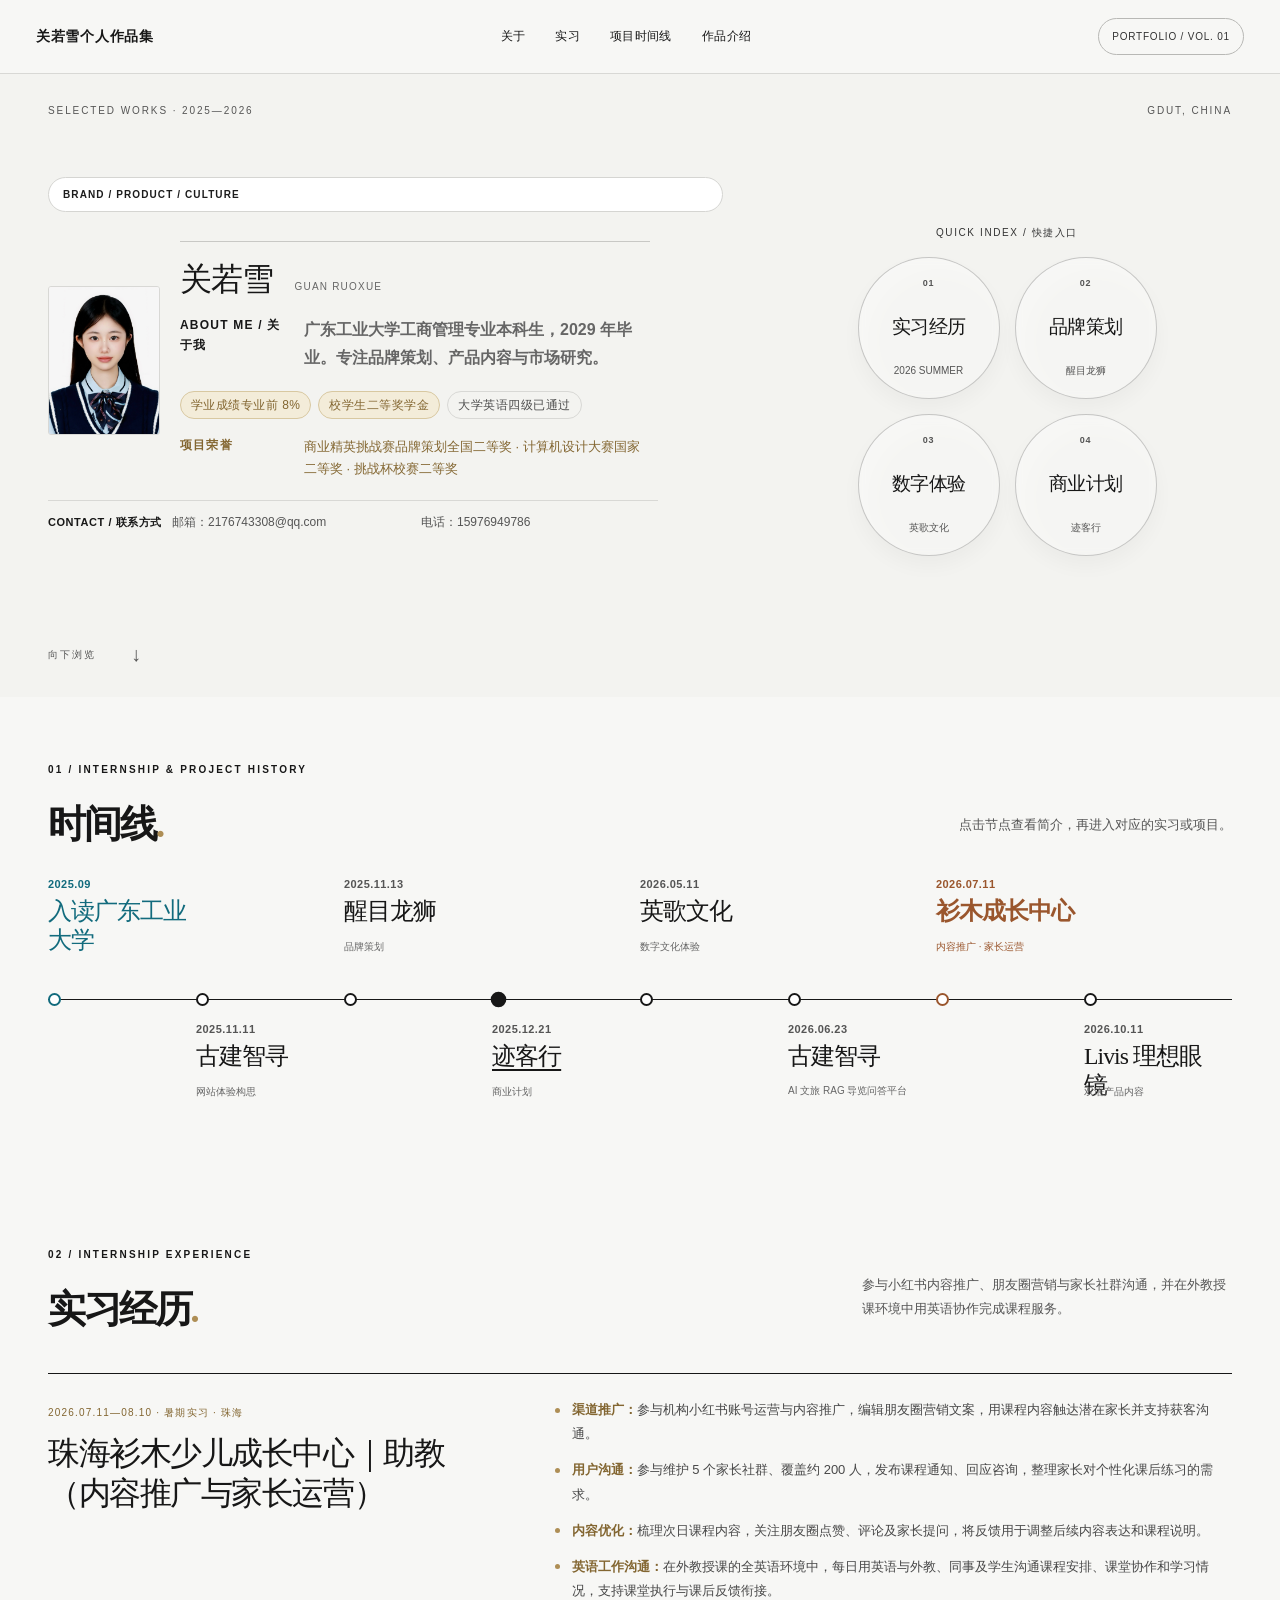
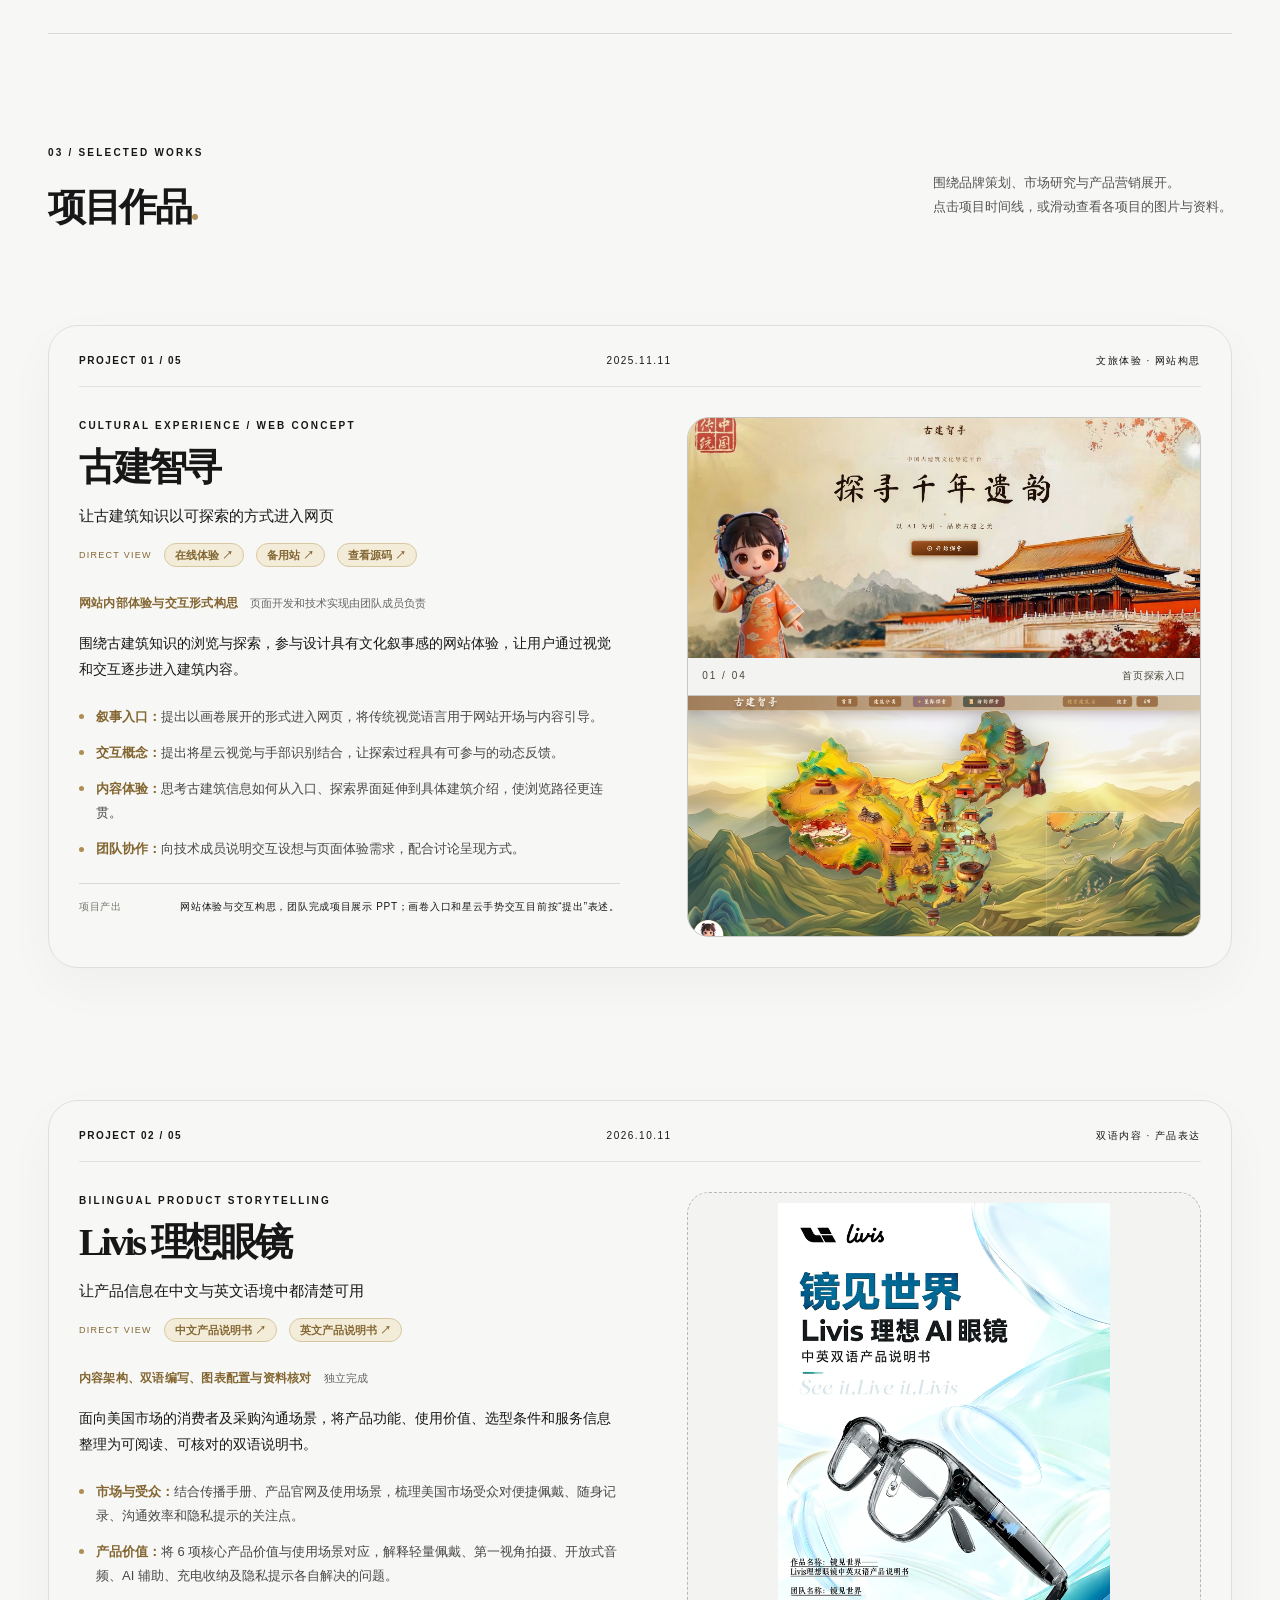
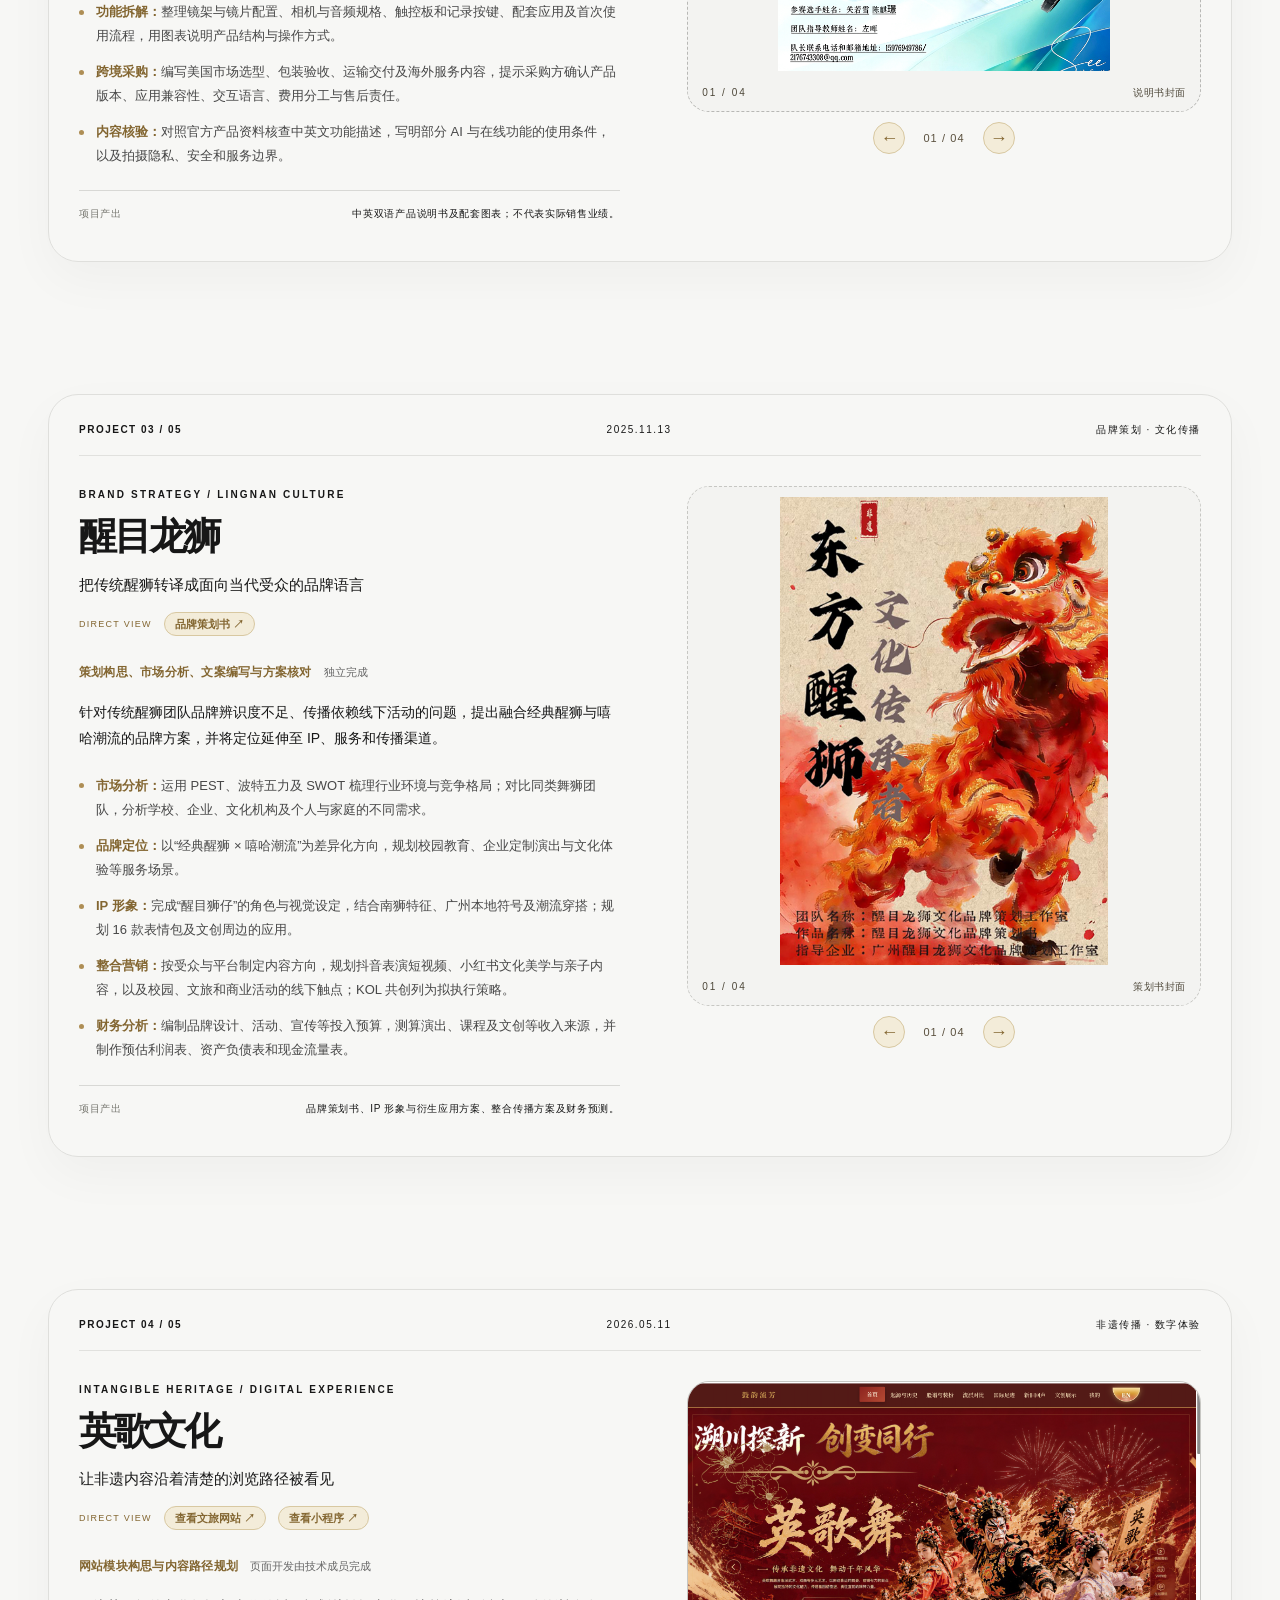
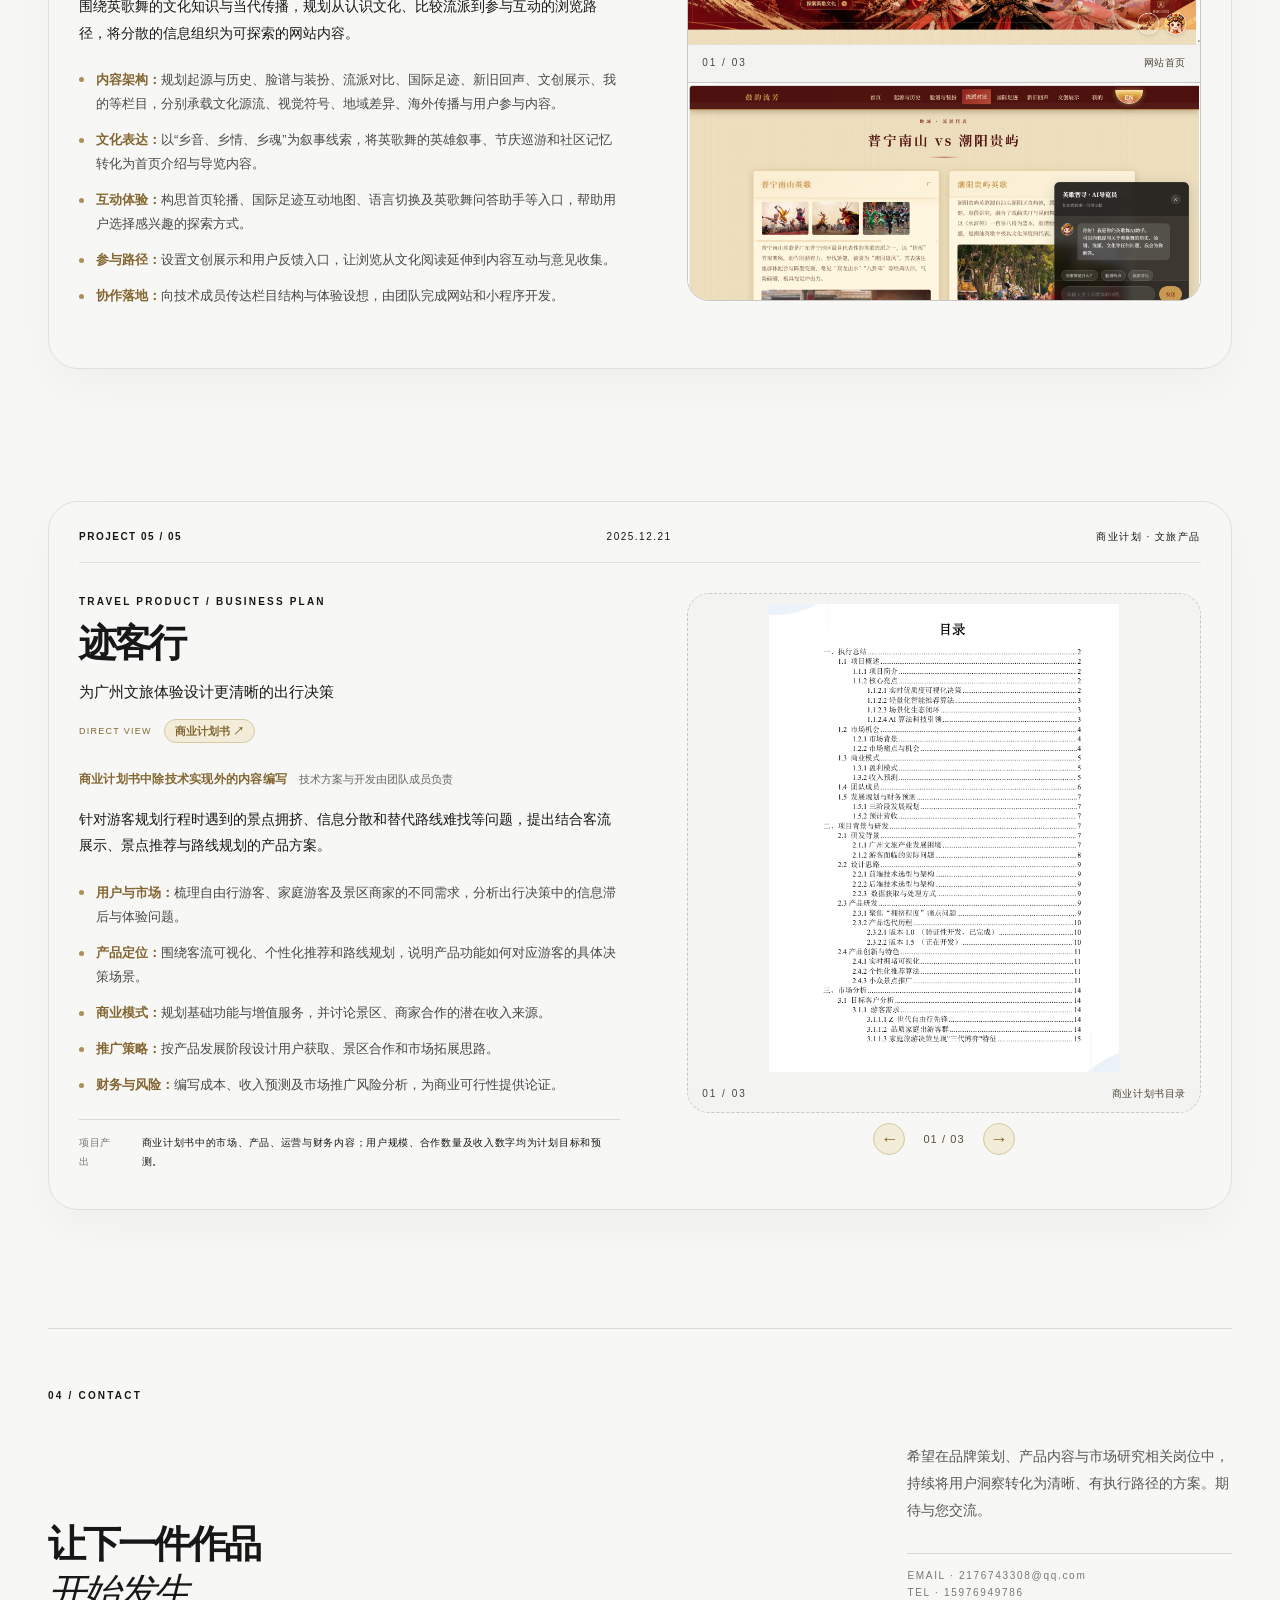
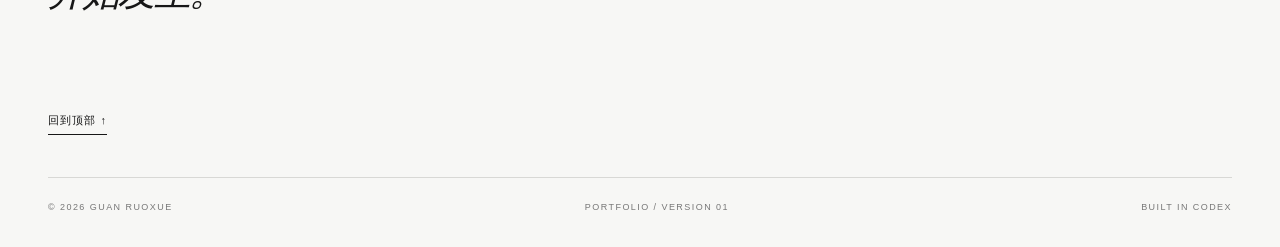
<file: index.html>
<!doctype html>
<html lang="zh-CN">
<head>
  <meta charset="UTF-8" />
  <meta name="viewport" content="width=device-width, initial-scale=1" />
  <meta name="description" content="关若雪的项目作品集：品牌策划、产品叙事与文旅数字体验。" />
  <link rel="canonical" href="https://guanruoxue.com/" />
  <meta property="og:type" content="website" />
  <meta property="og:title" content="关若雪个人作品集｜品牌策划、产品内容与市场研究" />
  <meta property="og:description" content="广东工业大学工商管理本科生关若雪的个人作品集，展示品牌策划、产品内容、市场研究与数字文化项目。" />
  <meta property="og:url" content="https://guanruoxue.com/" />
  <title>关若雪个人作品集｜品牌策划、产品内容与市场研究</title>
  <link rel="stylesheet" href="styles.css?v=20261109-github-preview" />
  <script src="script.js?v=20261111-internship-update" defer></script>
</head>
<body>
  <div class="reading-line" aria-hidden="true"><span id="reading-progress"></span></div>
  <a class="skip-link" href="#main">跳到内容</a>
  <header class="site-header">
    <a class="wordmark" href="#top" aria-label="返回顶部">关若雪个人作品集</a>
    <nav aria-label="主导航">
      <a href="#about">关于</a>
      <a href="#experience">实习</a>
      <a href="#timeline">项目时间线</a>
      <a href="#work">作品介绍</a>
    </nav>
    <span class="header-edition">PORTFOLIO / VOL. 01</span>
  </header>

  <main id="main">
    <section class="hero wrap" id="top" aria-label="关若雪个人作品集">
      <div class="hero-topline"><span>SELECTED WORKS · 2025—2026</span><span>GDUT, CHINA</span></div>
      <div class="hero-grid">
        <div class="hero-main">
          <p class="eyebrow">BRAND / PRODUCT / CULTURE</p>
          <div class="hero-intro-row" id="about"><div class="profile-photo-slot"><img src="assets/guan-ruoxue-portrait.jpg" alt="关若雪证件照" /></div><div class="hero-identity"><h2>关若雪 <span>GUAN RUOXUE</span></h2><div class="hero-about"><strong>ABOUT ME / 关于我</strong><p>广东工业大学工商管理专业本科生，2029 年毕业。专注品牌策划、产品内容与市场研究。</p></div><div class="hero-facts"><span>学业成绩专业前 8%</span><span>校学生二等奖学金</span><span>大学英语四级已通过</span></div><div class="hero-honors"><strong>项目荣誉</strong><p>商业精英挑战赛品牌策划全国二等奖 · 计算机设计大赛国家二等奖 · 挑战杯校赛二等奖</p></div></div><div class="hero-contact"><strong>CONTACT / 联系方式</strong><span>邮箱：2176743308@qq.com</span><span>电话：15976949786</span></div></div>
          <div class="hero-rule"></div>
        </div>
        <div class="hero-side quadrant-scene" aria-label="项目方向快捷入口">
          <span class="side-index">QUICK INDEX / 快捷入口</span>
          <div class="quadrant-grid">
            <a class="quadrant" href="#experience"><span class="quadrant-top">01</span><strong>实习经历</strong><span class="quadrant-foot">2026 SUMMER</span></a>
            <a class="quadrant" href="#lion"><span class="quadrant-top">02 <span aria-hidden="true">↗</span></span><strong>品牌策划</strong><span class="quadrant-foot">醒目龙狮</span></a>
            <a class="quadrant" href="#yingge"><span class="quadrant-top">03 <span aria-hidden="true">↗</span></span><strong>数字体验</strong><span class="quadrant-foot">英歌文化</span></a>
            <a class="quadrant" href="#jike"><span class="quadrant-top">04 <span aria-hidden="true">↗</span></span><strong>商业计划</strong><span class="quadrant-foot">迹客行</span></a>
          </div>
        </div>
      </div>
      <a class="scroll-cue" href="#timeline">向下浏览 <span aria-hidden="true">↓</span></a>
    </section>

    <section class="timeline-section" id="timeline" aria-labelledby="timeline-title">
      <div class="wrap">
        <div class="section-heading"><div><p class="eyebrow">01 / INTERNSHIP &amp; PROJECT HISTORY</p><h2 id="timeline-title">时间线<span class="heading-dot">.</span></h2></div><p>点击节点查看简介，再进入对应的实习或项目。</p></div>
        <nav class="timeline-list" aria-label="实习与项目时间线"><div class="timeline-track">
          <button class="timeline-step timeline-step--education" type="button" data-project="enrollment" aria-controls="timeline-preview" aria-expanded="false"><time datetime="2025-09">2025.09</time><strong>入读广东工业大学</strong></button>
          <button class="timeline-step" type="button" data-project="ancient" aria-controls="timeline-preview" aria-expanded="false"><time datetime="2025-11-11">2025.11.11</time><strong>古建智寻</strong><small>网站体验构思</small></button>
          <button class="timeline-step" type="button" data-project="lion" aria-controls="timeline-preview" aria-expanded="false"><time datetime="2025-11-13">2025.11.13</time><strong>醒目龙狮</strong><small>品牌策划</small></button>
          <button class="timeline-step" type="button" data-project="jike" aria-controls="timeline-preview" aria-expanded="false"><time datetime="2025-12-21">2025.12.21</time><strong>迹客行</strong><small>商业计划</small></button>
          <button class="timeline-step" type="button" data-project="yingge" aria-controls="timeline-preview" aria-expanded="false"><time datetime="2026-05-11">2026.05.11</time><strong>英歌文化</strong><small>数字文化体验</small></button>
          <button class="timeline-step timeline-step--rag" type="button" data-project="ancient-rag" aria-controls="timeline-preview" aria-expanded="false"><time datetime="2026-06-23">2026.06.23</time><strong>古建智寻</strong><small>AI 文旅 RAG 导览问答平台</small></button>
          <button class="timeline-step timeline-step--internship" type="button" data-project="experience" aria-controls="timeline-preview" aria-expanded="false"><time datetime="2026-07-11">2026.07.11</time><strong>衫木成长中心</strong><small>内容推广 · 家长运营</small></button>
          <button class="timeline-step" type="button" data-project="livis" aria-controls="timeline-preview" aria-expanded="false"><time datetime="2026-10-11">2026.10.11</time><strong>Livis 理想眼镜</strong><small>双语产品内容</small></button>
        </div><div class="timeline-preview" id="timeline-preview" hidden aria-live="polite"><div class="preview-media"><img id="preview-image" alt="" /></div><div class="preview-copy"><span class="preview-label">PROJECT PREVIEW / 项目预览</span><h3 id="preview-title"></h3><p id="preview-description"></p><a id="preview-link" href="#work">查看完整项目 <span aria-hidden="true">↗</span></a></div><button class="preview-close" type="button" aria-label="关闭预览">×</button></div></nav>
      </div>
    </section>

    <section class="experience-section wrap" id="experience" aria-labelledby="experience-title"><div class="section-heading"><div><p class="eyebrow">02 / INTERNSHIP EXPERIENCE</p><h2 id="experience-title">实习经历<span class="heading-dot">.</span></h2></div><p>参与小红书内容推广、朋友圈营销与家长社群沟通，并在外教授课环境中用英语协作完成课程服务。</p></div><div class="experience-entry"><div><span class="experience-type">2026.07.11—08.10 · 暑期实习 · 珠海</span><h3>珠海衫木少儿成长中心｜助教（内容推广与家长运营）</h3></div><ul class="experience-points"><li><strong>渠道推广：</strong>参与机构小红书账号运营与内容推广，编辑朋友圈营销文案，用课程内容触达潜在家长并支持获客沟通。</li><li><strong>用户沟通：</strong>参与维护 5 个家长社群、覆盖约 200 人，发布课程通知、回应咨询，整理家长对个性化课后练习的需求。</li><li><strong>内容优化：</strong>梳理次日课程内容，关注朋友圈点赞、评论及家长提问，将反馈用于调整后续内容表达和课程说明。</li><li><strong>英语工作沟通：</strong>在外教授课的全英语环境中，每日用英语与外教、同事及学生沟通课程安排、课堂协作和学习情况，支持课堂执行与课后反馈衔接。</li></ul></div></section>

    <section class="work-intro wrap" id="work"><div><p class="eyebrow">03 / SELECTED WORKS</p><h2>项目作品<span class="heading-dot">.</span></h2></div><p>围绕品牌策划、市场研究与产品营销展开。<br />点击项目时间线，或滑动查看各项目的图片与资料。</p></section>

    <article class="project project-light" id="livis" aria-labelledby="livis-title">
      <div class="wrap project-layout">
        <div class="project-meta"><span>PROJECT 02 / 05</span><span>2026.10.11</span><span>双语内容 · 产品表达</span></div>
        <div class="project-content">
          <div class="project-title-row"><div><p class="eyebrow">BILINGUAL PRODUCT STORYTELLING</p><h3 id="livis-title">Livis 理想眼镜</h3><p class="project-subtitle">让产品信息在中文与英文语境中都清楚可用</p></div><span class="project-mark">02</span></div><div class="project-access"><span>DIRECT VIEW</span><a href="livis-manual-zh.html" target="_blank" rel="noopener noreferrer">中文产品说明书 ↗</a><a href="livis-manual-en.html" target="_blank" rel="noopener noreferrer">英文产品说明书 ↗</a></div>
          <div class="livis-gallery-shell"><div class="media-slot media-gallery project-gallery--livis" role="region" aria-label="Livis 产品说明书展示，左右滑动查看四页" tabindex="0">
            <figure class="gallery-panel gallery-image"><img src="assets/livis-cover.png" alt="Livis 理想 AI 眼镜中英双语产品说明书封面" /><figcaption><span>01 / 04</span><small>说明书封面</small></figcaption></figure>
            <figure class="gallery-panel gallery-image"><img src="assets/livis-product-value.png" alt="Livis 六项核心产品价值与使用场景说明" /><figcaption><span>02 / 04</span><small>核心产品价值</small></figcaption></figure>
            <figure class="gallery-panel gallery-image"><img src="assets/livis-overseas-service.png" alt="Livis 海外销售服务支持与采购合作对接内容" /><figcaption><span>03 / 04</span><small>海外服务与采购</small></figcaption></figure>
            <figure class="gallery-panel gallery-image"><img src="assets/livis-safety.png" alt="Livis 英文说明书安全、隐私与维护页面" /><figcaption><span>04 / 04</span><small>安全与维护</small></figcaption></figure>
          </div><div class="livis-gallery-controls"><button type="button" data-livis-slide="previous" aria-label="上一页">←</button><span aria-live="polite">01 / 04</span><button type="button" data-livis-slide="next" aria-label="下一页">→</button></div></div>
          <div class="project-columns"><div class="project-aside"><span>项目角色</span><strong>内容架构、双语编写、图表配置与资料核对</strong><small>独立完成</small></div><div class="project-story"><p>面向美国市场的消费者及采购沟通场景，将产品功能、使用价值、选型条件和服务信息整理为可阅读、可核对的双语说明书。</p><ul class="project-points"><li><strong>市场与受众：</strong>结合传播手册、产品官网及使用场景，梳理美国市场受众对便捷佩戴、随身记录、沟通效率和隐私提示的关注点。</li><li><strong>产品价值：</strong>将 6 项核心产品价值与使用场景对应，解释轻量佩戴、第一视角拍摄、开放式音频、AI 辅助、充电收纳及隐私提示各自解决的问题。</li><li><strong>功能拆解：</strong>整理镜架与镜片配置、相机与音频规格、触控板和记录按键、配套应用及首次使用流程，用图表说明产品结构与操作方式。</li><li><strong>跨境采购：</strong>编写美国市场选型、包装验收、运输交付及海外服务内容，提示采购方确认产品版本、应用兼容性、交互语言、费用分工与售后责任。</li><li><strong>内容核验：</strong>对照官方产品资料核查中英文功能描述，写明部分 AI 与在线功能的使用条件，以及拍摄隐私、安全和服务边界。</li></ul><div class="work-detail"><span>项目产出</span><span>中英双语产品说明书及配套图表；不代表实际销售业绩。</span></div><div class="project-links"><a href="livis-manual-zh.html" target="_blank" rel="noopener noreferrer">查看中文产品说明书 ↗</a><a href="livis-manual-en.html" target="_blank" rel="noopener noreferrer">查看英文产品说明书 ↗</a></div></div></div>
        </div>
      </div>
    </article>

    <article class="project project-light" id="lion" aria-labelledby="lion-title">
      <div class="wrap project-layout">
        <div class="project-meta"><span>PROJECT 03 / 05</span><span>2025.11.13</span><span>品牌策划 · 文化传播</span></div>
        <div class="project-content">
          <div class="project-title-row"><div><p class="eyebrow">BRAND STRATEGY / LINGNAN CULTURE</p><h3 id="lion-title">醒目龙狮</h3><p class="project-subtitle">把传统醒狮转译成面向当代受众的品牌语言</p></div><span class="project-mark">03</span></div><div class="project-access"><span>DIRECT VIEW</span><a href="assets/xingmu-lion-brand-plan.pdf" target="_blank" rel="noopener noreferrer">品牌策划书 ↗</a></div>
          <div class="lion-gallery-shell"><div class="media-slot media-gallery project-gallery--lion" role="region" aria-label="醒目龙狮品牌策划展示，左右滑动查看四页" tabindex="0">
            <figure class="gallery-panel gallery-image"><img src="assets/lion-cover.png" alt="醒目龙狮品牌策划书封面" /><figcaption><span>01 / 04</span><small>策划书封面</small></figcaption></figure>
            <figure class="gallery-panel gallery-image"><img src="assets/lion-plan-contents.png" alt="醒目龙狮品牌策划方案目录，涵盖消费者分析、产品与品牌策略" /><figcaption><span>02 / 04</span><small>方案架构</small></figcaption></figure>
            <figure class="gallery-panel gallery-image"><img src="assets/lion-ip-design.png" alt="醒目狮仔 IP 形象、文创周边与表情包设计" /><figcaption><span>03 / 04</span><small>IP 与衍生应用</small></figcaption></figure>
            <figure class="gallery-panel gallery-image"><img src="assets/lion-revenue-forecast.png" alt="醒目龙狮品牌方案中的收入预算与测算依据" /><figcaption><span>04 / 04</span><small>收入预测</small></figcaption></figure>
          </div><div class="lion-gallery-controls"><button type="button" data-lion-slide="previous" aria-label="上一页">←</button><span aria-live="polite">01 / 04</span><button type="button" data-lion-slide="next" aria-label="下一页">→</button></div></div>
          <div class="project-columns"><div class="project-aside"><span>项目角色</span><strong>策划构思、市场分析、文案编写与方案核对</strong><small>独立完成</small></div><div class="project-story"><p>针对传统醒狮团队品牌辨识度不足、传播依赖线下活动的问题，提出融合经典醒狮与嘻哈潮流的品牌方案，并将定位延伸至 IP、服务和传播渠道。</p><ul class="project-points"><li><strong>市场分析：</strong>运用 PEST、波特五力及 SWOT 梳理行业环境与竞争格局；对比同类舞狮团队，分析学校、企业、文化机构及个人与家庭的不同需求。</li><li><strong>品牌定位：</strong>以“经典醒狮 × 嘻哈潮流”为差异化方向，规划校园教育、企业定制演出与文化体验等服务场景。</li><li><strong>IP 形象：</strong>完成“醒目狮仔”的角色与视觉设定，结合南狮特征、广州本地符号及潮流穿搭；规划 16 款表情包及文创周边的应用。</li><li><strong>整合营销：</strong>按受众与平台制定内容方向，规划抖音表演短视频、小红书文化美学与亲子内容，以及校园、文旅和商业活动的线下触点；KOL 共创列为拟执行策略。</li><li><strong>财务分析：</strong>编制品牌设计、活动、宣传等投入预算，测算演出、课程及文创等收入来源，并制作预估利润表、资产负债表和现金流量表。</li></ul><div class="work-detail"><span>项目产出</span><span>品牌策划书、IP 形象与衍生应用方案、整合传播方案及财务预测。</span></div><div class="project-links"><a href="assets/xingmu-lion-brand-plan.pdf" target="_blank" rel="noopener noreferrer">查看品牌策划书 ↗</a></div></div></div>
        </div>
      </div>
    </article>

    <article class="project project-cream" id="yingge" aria-labelledby="yingge-title">
      <div class="wrap project-layout">
        <div class="project-meta"><span>PROJECT 04 / 05</span><span>2026.05.11</span><span>非遗传播 · 数字体验</span></div>
        <div class="project-content">
          <div class="project-title-row"><div><p class="eyebrow">INTANGIBLE HERITAGE / DIGITAL EXPERIENCE</p><h3 id="yingge-title">英歌文化</h3><p class="project-subtitle">让非遗内容沿着清楚的浏览路径被看见</p></div><span class="project-mark">04</span></div><div class="project-access"><span>DIRECT VIEW</span><a href="https://yingge-culture-2026.pages.dev/" target="_blank" rel="noopener noreferrer">查看文旅网站 ↗</a><a href="https://app-ceado06oun0i.appmiaoda.com" target="_blank" rel="noopener noreferrer">查看小程序 ↗</a></div>
          <div class="media-slot media-gallery project-gallery--yingge" role="region" aria-label="英歌文化网站展示，在此区域上下滚动查看三张截图" tabindex="0">
            <figure class="gallery-panel gallery-image"><img src="assets/yingge-home.png" alt="英歌文化网站首页与英歌舞视觉展示" /><figcaption><span>01 / 03</span><small>网站首页</small></figcaption></figure>
            <figure class="gallery-panel gallery-image"><img src="assets/yingge-traditions.png" alt="普宁南山与潮阳贵屿英歌流派对比和问答入口" /><figcaption><span>02 / 03</span><small>流派对比与互动入口</small></figcaption></figure>
            <figure class="gallery-panel gallery-image"><img src="assets/yingge-mobile.png" alt="英歌文化移动端快速入口与英歌特色内容" /><figcaption><span>03 / 03</span><small>移动端内容</small></figcaption></figure>
          </div>
          <div class="project-columns"><div class="project-aside"><span>项目角色</span><strong>网站模块构思与内容路径规划</strong><small>页面开发由技术成员完成</small></div><div class="project-story"><p>围绕英歌舞的文化知识与当代传播，规划从认识文化、比较流派到参与互动的浏览路径，将分散的信息组织为可探索的网站内容。</p><ul class="project-points"><li><strong>内容架构：</strong>规划起源与历史、脸谱与装扮、流派对比、国际足迹、新旧回声、文创展示、我的等栏目，分别承载文化源流、视觉符号、地域差异、海外传播与用户参与内容。</li><li><strong>文化表达：</strong>以“乡音、乡情、乡魂”为叙事线索，将英歌舞的英雄叙事、节庆巡游和社区记忆转化为首页介绍与导览内容。</li><li><strong>互动体验：</strong>构思首页轮播、国际足迹互动地图、语言切换及英歌舞问答助手等入口，帮助用户选择感兴趣的探索方式。</li><li><strong>参与路径：</strong>设置文创展示和用户反馈入口，让浏览从文化阅读延伸到内容互动与意见收集。</li><li><strong>协作落地：</strong>向技术成员传达栏目结构与体验设想，由团队完成网站和小程序开发。</li></ul><div class="project-links"><a href="https://yingge-culture-2026.pages.dev/" target="_blank" rel="noopener noreferrer">查看文旅网站 ↗</a><a href="https://app-ceado06oun0i.appmiaoda.com" target="_blank" rel="noopener noreferrer">查看小程序 ↗</a></div></div></div>
        </div>
      </div>
    </article>

    <article class="project project-light" id="jike" aria-labelledby="jike-title">
      <div class="wrap project-layout">
        <div class="project-meta"><span>PROJECT 05 / 05</span><span>2025.12.21</span><span>商业计划 · 文旅产品</span></div>
        <div class="project-content">
          <div class="project-title-row"><div><p class="eyebrow">TRAVEL PRODUCT / BUSINESS PLAN</p><h3 id="jike-title">迹客行</h3><p class="project-subtitle">为广州文旅体验设计更清晰的出行决策</p></div><span class="project-mark">05</span></div><div class="project-access"><span>DIRECT VIEW</span><a href="assets/jike-business-plan.pdf" target="_blank" rel="noopener noreferrer">商业计划书 ↗</a></div>
          <div class="jike-gallery-shell"><div class="media-slot media-gallery project-gallery--jike" role="region" aria-label="迹客行商业计划书展示，左右滑动查看三页" tabindex="0">
            <figure class="gallery-panel gallery-image"><img src="assets/jike-contents.png" alt="迹客行商业计划书目录，涵盖项目背景、市场分析与产品策略" /><figcaption><span>01 / 03</span><small>商业计划书目录</small></figcaption></figure>
            <figure class="gallery-panel gallery-image"><img src="assets/jike-market-ai.png" alt="迹客行市场机会分析与 AI 智能引擎示意" /><figcaption><span>02 / 03</span><small>市场机会与产品引擎</small></figcaption></figure>
            <figure class="gallery-panel gallery-image"><img src="assets/jike-attractions.png" alt="迹客行热门景点界面与广州塔热力图展示" /><figcaption><span>03 / 03</span><small>景点展示与热力图</small></figcaption></figure>
          </div><div class="jike-gallery-controls"><button type="button" data-jike-slide="previous" aria-label="上一页">←</button><span aria-live="polite">01 / 03</span><button type="button" data-jike-slide="next" aria-label="下一页">→</button></div></div>
          <div class="project-columns"><div class="project-aside"><span>项目角色</span><strong>商业计划书中除技术实现外的内容编写</strong><small>技术方案与开发由团队成员负责</small></div><div class="project-story"><p>针对游客规划行程时遇到的景点拥挤、信息分散和替代路线难找等问题，提出结合客流展示、景点推荐与路线规划的产品方案。</p><ul class="project-points"><li><strong>用户与市场：</strong>梳理自由行游客、家庭游客及景区商家的不同需求，分析出行决策中的信息滞后与体验问题。</li><li><strong>产品定位：</strong>围绕客流可视化、个性化推荐和路线规划，说明产品功能如何对应游客的具体决策场景。</li><li><strong>商业模式：</strong>规划基础功能与增值服务，并讨论景区、商家合作的潜在收入来源。</li><li><strong>推广策略：</strong>按产品发展阶段设计用户获取、景区合作和市场拓展思路。</li><li><strong>财务与风险：</strong>编写成本、收入预测及市场推广风险分析，为商业可行性提供论证。</li></ul><div class="work-detail"><span>项目产出</span><span>商业计划书中的市场、产品、运营与财务内容；用户规模、合作数量及收入数字均为计划目标和预测。</span></div><div class="project-links"><a href="assets/jike-business-plan.pdf" target="_blank" rel="noopener noreferrer">查看商业计划书 ↗</a></div></div></div>
        </div>
      </div>
    </article>

    <article class="project project-cream" id="ancient" aria-labelledby="ancient-title">
      <div class="wrap project-layout">
        <div class="project-meta"><span>PROJECT 01 / 05</span><span>2025.11.11</span><span>文旅体验 · 网站构思</span></div>
        <div class="project-content">
          <div class="project-title-row"><div><p class="eyebrow">CULTURAL EXPERIENCE / WEB CONCEPT</p><h3 id="ancient-title">古建智寻</h3><p class="project-subtitle">让古建筑知识以可探索的方式进入网页</p></div><span class="project-mark">01</span></div><div class="project-access"><span>DIRECT VIEW</span><a href="https://shiyuan-1229.github.io/gujianzhu-web/" target="_blank" rel="noopener noreferrer">在线体验 ↗</a><a href="https://gujianzhu.ccrate.cc" target="_blank" rel="noopener noreferrer">备用站 ↗</a><a href="https://github.com/shiyuan-1229/gujianzhu-web" target="_blank" rel="noopener noreferrer">查看源码 ↗</a></div>
          <div class="media-slot media-gallery project-gallery--ancient" role="region" aria-label="古建智寻项目界面展示，在此区域上下滚动查看四张图片" tabindex="0">
            <figure class="gallery-panel gallery-image"><img src="assets/gujian-home.png" alt="古建智寻首页，展示探索千年遗韵的入口界面" /><figcaption><span>01 / 04</span><small>首页探索入口</small></figcaption></figure>
            <figure class="gallery-panel gallery-image"><img src="assets/gujian-map.png" alt="古建智寻中国古建筑地图探索界面" /><figcaption><span>02 / 04</span><small>建筑地图探索</small></figcaption></figure>
            <figure class="gallery-panel gallery-image"><img src="assets/gujian-ridge-beasts.png" alt="古建智寻太和殿构件导览与脊兽对照界面" /><figcaption><span>03 / 04</span><small>构件导览与对照</small></figcaption></figure>
            <figure class="gallery-panel gallery-image"><img src="assets/gujian-star-cloud.png" alt="古建星云界面，展示手部识别交互" /><figcaption><span>04 / 04</span><small>星云手部交互</small></figcaption></figure>
          </div>
          <div class="project-columns"><div class="project-aside"><span>项目角色</span><strong>网站内部体验与交互形式构思</strong><small>页面开发和技术实现由团队成员负责</small></div><div class="project-story"><p>围绕古建筑知识的浏览与探索，参与设计具有文化叙事感的网站体验，让用户通过视觉和交互逐步进入建筑内容。</p><ul class="project-points"><li><strong>叙事入口：</strong>提出以画卷展开的形式进入网页，将传统视觉语言用于网站开场与内容引导。</li><li><strong>交互概念：</strong>提出将星云视觉与手部识别结合，让探索过程具有可参与的动态反馈。</li><li><strong>内容体验：</strong>思考古建筑信息如何从入口、探索界面延伸到具体建筑介绍，使浏览路径更连贯。</li><li><strong>团队协作：</strong>向技术成员说明交互设想与页面体验需求，配合讨论呈现方式。</li></ul><div class="work-detail"><span>项目产出</span><span>网站体验与交互构思，团队完成项目展示 PPT；画卷入口和星云手势交互目前按“提出”表述。</span></div><div class="project-links"><a href="https://shiyuan-1229.github.io/gujianzhu-web/" target="_blank" rel="noopener noreferrer">在线体验 ↗</a><a href="https://gujianzhu.ccrate.cc" target="_blank" rel="noopener noreferrer">备用站 ↗</a><a href="https://github.com/shiyuan-1229/gujianzhu-web" target="_blank" rel="noopener noreferrer">查看源码 ↗</a></div></div></div>
        </div>
      </div>
    </article>

    <section class="closing wrap" id="contact"><p class="eyebrow">04 / CONTACT</p><div class="closing-grid"><h2>让下一件作品<br /><em>开始发生。</em></h2><div><p>希望在品牌策划、产品内容与市场研究相关岗位中，持续将用户洞察转化为清晰、有执行路径的方案。期待与您交流。</p><span class="contact-pending">EMAIL · 2176743308@qq.com<br />TEL · 15976949786</span></div></div><a class="back-top" href="#top">回到顶部 ↑</a></section>
  </main>
  <footer class="site-footer wrap"><span>© <span id="year">2026</span> GUAN RUOXUE</span><span>PORTFOLIO / VERSION 01</span><span>BUILT IN CODEX</span></footer>
</body>
</html>
</file>
<file: styles.css>
:root{--paper:#f6f5f2;--white:#fff;--ink:#181818;--soft:#575757;--line:#cececa;--dot:#d8d8d4;--cream:#edece7;--serif:Georgia,"Songti SC","Noto Serif CJK SC",SimSun,serif;--sans:"Inter","Helvetica Neue","PingFang SC","Microsoft YaHei",sans-serif}
*{box-sizing:border-box}
html{scroll-behavior:smooth}
body{margin:0;background:var(--paper);color:var(--ink);font-family:var(--sans);font-size:15px;line-height:1.7;-webkit-font-smoothing:antialiased}
a{color:inherit;text-decoration:none}
button{font:inherit}
::selection{background:#202020;color:#fff}
.wrap{width:min(100% - 96px,1480px);margin-inline:auto}
.skip-link{position:absolute;left:-9999px;z-index:50;background:#111;color:white;padding:8px 14px}.skip-link:focus{left:16px;top:16px}
.reading-line{position:fixed;inset:0 0 auto;height:3px;z-index:40;pointer-events:none}.reading-line span{display:block;height:100%;width:0;background:#111;transition:width .08s linear}
.site-header{height:79px;padding:0 48px;border-bottom:1px solid var(--line);display:flex;align-items:center;justify-content:space-between;background:rgba(246,245,242,.95);position:sticky;top:0;z-index:30;backdrop-filter:blur(10px)}
.wordmark{font:700 25px/1 var(--serif);letter-spacing:-.08em;white-space:nowrap}.wordmark span{font:500 8px/1 var(--sans);letter-spacing:0;vertical-align:top;margin-left:3px}
.site-header nav{display:flex;gap:38px;font-size:12px;letter-spacing:.08em}.site-header nav a{position:relative}.site-header nav a::after{content:"";position:absolute;bottom:-4px;left:0;width:0;height:1px;background:currentColor;transition:width .2s}.site-header nav a:hover::after,.site-header nav a:focus-visible::after{width:100%}
.header-edition{font-size:10px;letter-spacing:.17em;color:var(--soft)}
.hero{min-height:calc(100svh - 79px);padding-top:36px;padding-bottom:27px;display:flex;flex-direction:column}
.hero-topline{display:flex;justify-content:space-between;font-size:10px;letter-spacing:.19em;color:var(--soft);padding-bottom:18px;border-bottom:1px solid var(--line)}
.hero-grid{display:grid;grid-template-columns:minmax(0,1.78fr) minmax(275px,.72fr);gap:0;flex:1;border-bottom:1px solid var(--line)}
.hero-main{padding:clamp(48px,8vh,110px) 5% 28px 0;display:flex;flex-direction:column;min-width:0}.eyebrow{font-size:10px;letter-spacing:.22em;font-weight:600;margin:0 0 25px}.hero-main h1{font-family:var(--serif);font-weight:500;font-size:clamp(54px,6.9vw,119px);line-height:1.28;letter-spacing:-.075em;margin:0;white-space:nowrap}.hero-main h1 em,.closing h2 em{font-weight:400;font-style:italic}.hero-rule{width:100%;height:1px;background:var(--ink);margin:auto 0 15px}.hero-bottom{display:flex;justify-content:space-between;font-size:11px;letter-spacing:.1em}.hero-bottom span:first-child{font-family:var(--serif);font-size:17px;letter-spacing:.08em}
.hero-side{border-left:1px solid var(--line);padding:clamp(48px,7vh,95px) 0 28px 42px;display:flex;flex-direction:column}.side-index{font-size:10px;letter-spacing:.17em;color:var(--soft);margin-bottom:auto}.intro-lead{font-family:var(--serif);font-size:clamp(23px,2.1vw,36px);line-height:1.4;margin:35px 0 12px}.hero-side p:not(.intro-lead){color:#4b4b4b;line-height:1.95;font-size:14px;margin:0 0 17px}.side-footer{margin-top:auto;display:flex;gap:5px;flex-wrap:wrap;padding-top:30px}.side-footer span{border:1px solid var(--line);border-radius:100px;padding:3px 10px;font-size:10px;letter-spacing:.05em}
.scroll-cue{display:flex;align-items:center;gap:35px;font-size:10px;letter-spacing:.2em;padding-top:23px;width:max-content}.scroll-cue span{font-size:20px;line-height:1;transition:transform .2s}.scroll-cue:hover span{transform:translateY(5px)}
.timeline-section{padding:120px 0 125px;background-color:#f8f8f6;background-image:radial-gradient(var(--dot) .7px,transparent .7px);background-size:20px 20px}
.section-heading,.work-intro{display:flex;align-items:end;justify-content:space-between;gap:45px}.section-heading h2,.work-intro h2{font:500 clamp(52px,5.5vw,88px)/1.15 var(--serif);letter-spacing:-.075em;margin:0}.heading-dot{color:#84847f}.section-heading>p,.work-intro>p{font-size:13px;line-height:1.85;color:var(--soft);margin:0 0 10px;max-width:370px}
.timeline-note{font-size:11px;color:var(--soft);margin:57px 0 11px;letter-spacing:.04em}.timeline-list{border-top:1px solid var(--ink);background:#f8f8f6}.timeline-row{display:grid;grid-template-columns:7% 19% 1fr 5%;gap:8px;align-items:center;border-bottom:1px solid var(--line);padding:27px 15px 27px 4px;transition:background .25s,padding .25s}.timeline-row:hover,.timeline-row:focus-visible{background:#e8e8e4;padding-left:18px}.timeline-number{font-family:var(--serif);font-size:15px;color:#73736e}.timeline-date{font:500 13px var(--sans);letter-spacing:.04em;color:#4b4b48}.timeline-date b{font-size:11px}.timeline-name{font:500 clamp(23px,2.8vw,41px)/1.35 var(--serif);letter-spacing:-.04em;display:flex;align-items:baseline;gap:22px}.timeline-name small{font:400 11px/1.4 var(--sans);letter-spacing:.03em;color:#686864}.timeline-arrow{font-size:27px;font-family:var(--serif);text-align:right}.timeline-footnote{font-size:11px;color:#777771;margin:17px 0 0}
.work-intro{padding:105px 0 72px}.work-intro h2{font-size:clamp(52px,5.5vw,88px)}
.project{border-top:1px solid var(--line);padding:100px 0 125px;scroll-margin-top:79px}.project-light{background:var(--paper)}.project-cream{background:var(--cream)}.project-layout{display:grid;grid-template-columns:minmax(150px,20%) 1fr;gap:4%}.project-meta{display:flex;flex-direction:column;gap:7px;font-size:10px;letter-spacing:.15em;color:#676763;padding-top:6px}.project-meta span:first-child{color:var(--ink);font-weight:600}.project-title-row{display:flex;justify-content:space-between;gap:20px;align-items:end;margin-bottom:45px}.project-title-row .eyebrow{margin-bottom:18px}.project-title-row h3{font:500 clamp(60px,7.7vw,128px)/1.1 var(--serif);letter-spacing:-.08em;margin:0 0 10px}.project-subtitle{font-size:14px;letter-spacing:.06em;margin:0;color:#555550}.project-mark{font:400 17px var(--serif);color:#8b8b86;padding-bottom:5px}
.media-slot{height:clamp(310px,47vw,720px);border:1px solid #bbbcb6;background:transparent;display:flex;align-items:center;justify-content:center;flex-direction:column;gap:6px;position:relative;color:#9a9a95}.media-slot::before,.media-slot::after{content:"";position:absolute;width:13px;height:13px;border-color:#aaa;border-style:solid}.media-slot::before{top:14px;left:14px;border-width:1px 0 0 1px}.media-slot::after{bottom:14px;right:14px;border-width:0 1px 1px 0}.media-slot span:first-child{font-size:10px;letter-spacing:.2em}.media-slot span:last-child{font-size:11px;letter-spacing:.08em}
.project-columns{display:grid;grid-template-columns:32% 1fr;gap:6%;padding-top:55px}.project-aside{border-top:1px solid var(--ink);padding-top:14px;display:flex;flex-direction:column;align-items:flex-start}.project-aside span{font-size:10px;letter-spacing:.13em;color:#77776f;margin-bottom:20px}.project-aside strong{font:500 clamp(22px,2.25vw,34px)/1.4 var(--serif);letter-spacing:-.03em}.project-aside small{font-size:11px;color:#77776f;margin-top:10px}.project-story{font-size:15px;color:#41413e;line-height:2;max-width:720px}.project-story p{margin:0 0 19px}.project-story p:first-child::first-letter{font:500 2.8em/1 var(--serif);float:left;padding:5px 8px 0 0;color:#1c1c1b}.work-detail{display:flex;justify-content:space-between;gap:20px;border-top:1px solid var(--line);margin-top:36px;padding-top:12px;font-size:11px;letter-spacing:.07em}.work-detail span:first-child{color:#76766f}.project-links{border-top:1px solid var(--line);margin-top:25px;padding-top:13px;display:flex;gap:28px;flex-wrap:wrap}.project-links a{font-size:12px;border-bottom:1px solid currentColor;padding-bottom:3px}.project-links a:hover{opacity:.55}
.closing{padding-top:130px;padding-bottom:85px;border-top:1px solid var(--ink)}.closing-grid{display:grid;grid-template-columns:1.7fr .7fr;gap:6%;align-items:end}.closing h2{font:500 clamp(50px,6.1vw,100px)/1.28 var(--serif);letter-spacing:-.075em;margin:0}.closing-grid>div{max-width:360px;padding-bottom:15px}.closing-grid p{font-size:14px;line-height:1.9;color:#575753}.contact-pending{display:block;border-top:1px solid var(--line);padding-top:13px;margin-top:30px;font-size:10px;letter-spacing:.17em;color:#777}.back-top{display:block;width:max-content;margin-top:95px;font-size:11px;letter-spacing:.1em;border-bottom:1px solid currentColor;padding-bottom:4px}.site-footer{border-top:1px solid var(--line);padding:22px 0 32px;display:flex;justify-content:space-between;gap:15px;font-size:9px;letter-spacing:.16em;color:#777}
@media(max-width:1000px){.wrap{width:min(100% - 60px,1480px)}.site-header{padding-inline:30px}.hero-grid{grid-template-columns:1fr}.hero-main{padding:80px 0 25px;min-height:540px}.hero-side{border-left:0;border-top:1px solid var(--line);padding:30px 0;display:grid;grid-template-columns:1fr 2fr;gap:18px}.side-index{grid-column:1}.intro-lead{grid-column:2;margin:0!important}.hero-side p:not(.intro-lead){grid-column:2}.side-footer{grid-column:2;padding-top:5px}.hero-main h1{font-size:clamp(56px,8.6vw,94px)}.project-layout{grid-template-columns:1fr;gap:27px}.project-meta{flex-direction:row;justify-content:space-between;flex-wrap:wrap}.project-title-row h3{font-size:clamp(58px,9vw,100px)}}
@media(max-width:650px){.wrap{width:calc(100% - 36px)}.site-header{height:63px;padding:0 18px}.site-header nav{gap:16px;font-size:11px}.header-edition{display:none}.wordmark{font-size:23px}.hero{min-height:auto;padding-top:20px}.hero-topline{font-size:8px}.hero-grid{border-bottom:0}.hero-main{min-height:440px;padding:75px 0 25px}.hero-main h1{font-size:clamp(46px,11.1vw,72px);white-space:normal;line-height:1.33}.hero-bottom{font-size:9px}.hero-bottom span:first-child{font-size:14px}.hero-side{display:block;padding:35px 0 20px}.intro-lead{margin:25px 0 10px!important}.hero-side p:not(.intro-lead){font-size:13px}.side-footer{padding-top:12px}.scroll-cue{padding:12px 0 18px}.timeline-section{padding:80px 0 85px}.section-heading,.work-intro{display:block}.section-heading h2,.work-intro h2{font-size:58px}.section-heading>p,.work-intro>p{margin:20px 0 0;font-size:12px}.timeline-note{margin-top:40px}.timeline-row{grid-template-columns:30px 1fr 28px;grid-template-areas:"num date arrow" "num name arrow";column-gap:12px;row-gap:4px;padding:18px 6px}.timeline-number{grid-area:num}.timeline-date{grid-area:date;font-size:11px}.timeline-name{grid-area:name;font-size:26px;display:block}.timeline-name small{display:block;font-size:10px;margin-top:2px}.timeline-arrow{grid-area:arrow;font-size:22px;align-self:center}.work-intro{padding:75px 0 55px}.project{padding:65px 0 80px;scroll-margin-top:63px}.project-meta{font-size:9px;gap:10px}.project-title-row{margin:28px 0 28px}.project-title-row h3{font-size:clamp(53px,12vw,77px)}.project-subtitle{font-size:12px}.project-mark{display:none}.media-slot{height:290px}.project-columns{grid-template-columns:1fr;gap:32px;padding-top:35px}.project-aside strong{font-size:25px}.project-story{font-size:14px}.work-detail{display:block}.work-detail span{display:block}.project-links{gap:16px}.closing{padding-top:80px;padding-bottom:50px}.closing-grid{grid-template-columns:1fr;gap:28px}.closing h2{font-size:clamp(51px,11vw,70px)}.closing-grid>div{padding-bottom:0}.back-top{margin-top:70px}.site-footer{font-size:8px;flex-wrap:wrap}.site-footer span:last-child{display:none}}
@media(prefers-reduced-motion:reduce){html{scroll-behavior:auto}*,*::before,*::after{transition:none!important;animation:none!important}}

/* V2 visual direction: soft editorial layout with interactive project bubbles. */
:root{--paper:#f9f7f4;--ink:#26212a;--soft:#625e67;--line:#e5e0e3;--cream:#f9f7f4;--violet:#7664bb;--lilac:#e9e1fa}
body{background:var(--paper);color:var(--ink)}
::selection{background:#cfc2f2;color:#241e34}
.reading-line span{background:linear-gradient(90deg,#b38ad2,#efaeaa,#b5d4c0)}
.site-header{height:74px;background:rgba(249,247,244,.85);border-color:rgba(166,153,170,.22);padding:0 max(36px,calc((100vw - 1370px)/2));backdrop-filter:blur(18px)}
.wordmark{font-family:var(--sans);font-size:20px;font-weight:750;letter-spacing:-.06em}.wordmark::before{content:'✳';font-size:23px;font-weight:400;color:#ad88d9;margin-right:8px}.wordmark span{display:none}
.site-header nav{gap:30px;font-size:12px;letter-spacing:.03em}.header-edition{border:1px solid #d7cde0;border-radius:50px;padding:9px 13px;color:#6b5d79;letter-spacing:.08em}
.hero{width:100%;max-width:none;min-height:790px;padding:0;background:radial-gradient(circle at 75% 30%,#eee7fa 0,transparent 35%),radial-gradient(circle at 9% 75%,#f8e9e3 0,transparent 31%),#f8f5f3;overflow:hidden}
.hero-topline{width:min(100% - 96px,1370px);margin:auto;padding:28px 0 0;border:0;color:#817586}
.hero-grid{width:min(100% - 96px,1370px);margin:auto;grid-template-columns:1fr 1fr;border:0;min-height:650px;gap:3%}
.hero-main{padding:clamp(90px,12vh,150px) 0 45px;position:relative;z-index:2}
.hero-main .eyebrow{display:inline-flex;color:#80699e;background:rgba(255,255,255,.72);border:1px solid #e5d9ed;border-radius:50px;padding:8px 14px;letter-spacing:.11em;margin-bottom:29px}
.hero-main h1{font-size:clamp(62px,6.4vw,105px);letter-spacing:-.07em;line-height:1.2;white-space:normal;max-width:820px}
.hero-main h1 em{font-style:normal;color:#8a74bf}
.hero-new-intro{font-size:16px;line-height:1.9;color:#625a67;max-width:445px;margin:29px 0}
.hero-button{display:inline-flex;align-items:center;gap:65px;background:#30283c;color:white;padding:15px 20px;border-radius:100px;font-size:13px;width:max-content;box-shadow:0 12px 24px rgba(64,48,82,.13);transition:transform .25s,background .25s}.hero-button:hover{transform:translateY(-4px);background:#625080}.hero-button span{font-size:20px}
.hero-rule{display:none}.hero-bottom{margin-top:auto;border-top:1px solid #d6ced9;padding-top:15px;color:#8b8190;max-width:445px}.hero-bottom span:first-child{color:#322939}
.scroll-cue{width:min(100% - 96px,1370px);margin:auto;padding:0 0 33px;color:#7a7080}
.bubble-scene{height:650px;border:0;position:relative;padding:0;display:block;isolation:isolate;--mx:0px;--my:0px}
.bubble-scene::before,.bubble-scene::after{content:'';position:absolute;border:1px solid rgba(173,151,196,.23);border-radius:50%;width:540px;height:540px;left:7%;top:10%;pointer-events:none}.bubble-scene::after{width:390px;height:390px;left:21%;top:21%}
.side-index{position:absolute;top:35px;right:0;font-size:10px;letter-spacing:.16em;color:#93869c;z-index:2}
.bubble{position:absolute;display:flex;flex-direction:column;align-items:center;justify-content:center;text-align:center;border-radius:50%;border:1px solid rgba(255,255,255,.8);box-shadow:inset 12px 14px 30px rgba(255,255,255,.73),inset -14px -20px 30px rgba(112,84,139,.1),0 28px 50px rgba(93,68,120,.17);color:#382b48;z-index:2;backdrop-filter:blur(7px);animation:float 7s ease-in-out infinite;translate:calc(var(--mx) * var(--depth)) calc(var(--my) * var(--depth));transition:box-shadow .25s,filter .25s}
.bubble:hover,.bubble:focus-visible{animation-play-state:paused;filter:saturate(1.18);box-shadow:inset 12px 14px 35px rgba(255,255,255,.85),inset -14px -20px 30px rgba(112,84,139,.15),0 36px 65px rgba(93,68,120,.25);outline:2px solid #a88cc9;outline-offset:5px}
.bubble small{font:600 9px var(--sans);letter-spacing:.19em;margin-bottom:13px}.bubble strong{font:500 clamp(24px,2.4vw,41px)/1.1 var(--serif);letter-spacing:-.06em}.bubble span{font-size:10px;letter-spacing:.05em;margin-top:11px}
.bubble-livis{width:310px;height:310px;top:15%;left:27%;background:radial-gradient(circle at 32% 25%,#fff 0,#e9dff9 35%,#ccb8e9 74%,#a98dcc 100%);z-index:4}.bubble-livis strong{font-size:68px;font-style:italic}.bubble-livis span{font-size:12px}
.bubble-lion{width:174px;height:174px;top:51%;left:4%;background:radial-gradient(circle at 28% 24%,#fff,#f7d9d5 60%,#e9b6ba);animation-delay:-2s}.bubble-yingge{width:157px;height:157px;top:58%;right:1%;background:radial-gradient(circle at 28% 24%,#fff,#d5ece3 60%,#b5dbcc);animation-delay:-3.5s}.bubble-jike{width:126px;height:126px;top:8%;right:1%;background:radial-gradient(circle at 28% 24%,#fff,#f3e8cd 65%,#e5d5ae);animation-delay:-1.3s}.bubble-jike strong{font-size:23px}
.bubble-ancient{width:110px;height:110px;top:5%;left:3%;background:radial-gradient(circle at 28% 24%,#fff,#e3edf1 65%,#c2d5de);animation-delay:-4.3s}.bubble-ancient strong{font-size:20px}
.decor-bubble{position:absolute;border-radius:50%;display:block;background:radial-gradient(circle at 27% 24%,white,#e4d8f2 65%,#c9b3de);box-shadow:inset 9px 8px 15px rgba(255,255,255,.7),0 16px 30px rgba(115,91,137,.12);animation:float 8s ease-in-out infinite}.decor-one{width:38px;height:38px;left:9%;top:26%}.decor-two{width:55px;height:55px;right:15%;bottom:6%;animation-delay:-4s}
@keyframes float{0%,100%{transform:translateY(0) rotate(-2deg)}50%{transform:translateY(-17px) rotate(2deg)}}
.timeline-section{background:#f6f2f6;background-image:radial-gradient(#ded5e4 .7px,transparent .7px);padding:90px 0 100px}.section-heading h2,.work-intro h2{letter-spacing:-.065em}.heading-dot{color:#b68dcc}.timeline-list{background:rgba(255,255,255,.72);border:1px solid #e7deeb;border-radius:26px;overflow:hidden;box-shadow:0 18px 60px rgba(82,60,91,.05)}.timeline-row{padding:21px 30px;border-color:#ece6ef}.timeline-row:hover,.timeline-row:focus-visible{background:#eee5f5;padding-left:40px}.timeline-name{font-size:clamp(24px,2.25vw,35px)}.timeline-date{color:#7b6b87}.timeline-note{margin-top:35px}.timeline-footnote{padding-left:12px}
.work-intro{padding:92px 0 42px}
.project{border:0;background:transparent;padding:0 0 24px;scroll-margin-top:95px}
.project-layout{display:block;background:#fff;border:1px solid #eee8ed;border-radius:30px;overflow:hidden;padding:26px 30px 30px;box-shadow:0 18px 50px rgba(66,50,74,.045);transition:transform .3s,box-shadow .3s}.project-layout:hover{transform:translateY(-5px);box-shadow:0 28px 65px rgba(66,50,74,.09)}
.project-meta{flex-direction:row;justify-content:space-between;gap:12px;border-bottom:1px solid #eee9ed;padding:0 0 17px;font-size:10px;color:#988b9b}.project-meta span:first-child{color:#82679c}
.project-content{display:grid;grid-template-columns:minmax(0,1fr) minmax(0,.95fr);gap:0 6%;padding-top:30px}
.project-title-row{grid-column:1;grid-row:1;display:block;margin:0 0 18px}.project-title-row .eyebrow{color:#9b79b4;margin-bottom:10px}.project-title-row h3{font-size:clamp(48px,4.5vw,78px);line-height:1.22;margin:0 0 12px}.project-subtitle{font-size:15px;line-height:1.75;color:#6d6070;letter-spacing:0}.project-mark{display:none}
.media-slot{grid-column:2;grid-row:1 / span 2;height:100%;min-height:365px;background:linear-gradient(145deg,#f9f3fb,#f2eff8);border:1px dashed #d8c9df;border-radius:22px;color:#a694b2;gap:9px}.media-slot::before,.media-slot::after{border-color:#c6b5d0}.media-slot span:first-child{font-size:10px}.media-slot span:last-child{font-size:12px}
#lion .media-slot{background:linear-gradient(145deg,#fcf5f2,#f5e9e8);border-color:#e6cecc;color:#b69493}#yingge .media-slot{background:linear-gradient(145deg,#f2f9f5,#e8f1ec);border-color:#c9ddd2;color:#87a699}#jike .media-slot{background:linear-gradient(145deg,#faf7ed,#f3ecdc);border-color:#dfd3b8;color:#aa9677}#ancient .media-slot{background:linear-gradient(145deg,#f2f6f7,#e6edef);border-color:#c9d9df;color:#86a0ab}
.project-columns{grid-column:1;grid-row:2;display:block;padding:0 0 8px}.project-aside{border:0;padding:0 0 15px;display:block}.project-aside span{display:none}.project-aside strong{font-family:var(--sans);font-size:12px;letter-spacing:.02em;font-weight:600;color:#886a9b}.project-aside small{font-size:11px;margin-left:12px;color:#9c929e}.project-story{font-size:14px;line-height:1.9;color:#655c66}.project-story p{margin:0 0 10px}.project-story p:first-child::first-letter{font:inherit;float:none;padding:0;color:inherit}.work-detail{margin-top:20px;border-color:#eee9ed;padding-top:13px;font-size:10px}.project-links{margin-top:15px;border-color:#eee9ed}.project-links a{color:#7c5e99}
.closing{margin-top:100px;padding:100px 0 65px;border-color:#e4dce7}.closing h2 em{color:#977bc2}.site-footer{border-color:#e6dfe8}
@media(max-width:1000px){.hero-grid{width:min(100% - 60px,1370px);grid-template-columns:1fr 1fr}.hero-main h1{font-size:clamp(48px,6.5vw,78px)}.bubble-scene{height:570px;display:block;border:0}.bubble-livis{width:250px;height:250px;left:20%;top:19%}.bubble-livis strong{font-size:56px}.bubble-lion{width:140px;height:140px;left:0;top:55%}.bubble-yingge{width:130px;height:130px;right:0;top:58%}.bubble-jike{width:108px;height:108px;right:0;top:10%}.bubble-ancient{width:85px;height:85px;left:0;top:8%}.bubble-ancient strong{font-size:15px}.bubble-scene::before{width:390px;height:390px}.bubble-scene::after{width:280px;height:280px}}
@media(max-width:700px){.site-header{height:62px;padding:0 18px}.site-header nav{gap:15px;font-size:10px}.site-header nav a:last-child{display:none}.header-edition{display:none}.hero{min-height:0}.hero-topline,.hero-grid,.scroll-cue{width:calc(100% - 36px)}.hero-grid{display:block}.hero-main{min-height:0;padding:58px 0 16px}.hero-main h1{font-size:clamp(45px,10.8vw,70px);line-height:1.27}.hero-main .eyebrow{font-size:9px}.hero-new-intro{font-size:13px;margin:23px 0}.hero-button{font-size:12px;padding:12px 18px}.hero-bottom{margin-top:37px}.bubble-scene{height:420px;padding:0;overflow:visible}.bubble-scene::before{width:340px;height:340px;left:50%;top:4%;translate:-50% 0}.bubble-scene::after{width:250px;height:250px;left:50%;top:14%;translate:-50% 0}.side-index{top:10px;right:0;font-size:8px}.bubble-livis{width:190px;height:190px;left:50%;top:15%;margin-left:-95px}.bubble-livis strong{font-size:42px}.bubble-livis span{font-size:9px}.bubble-lion{width:112px;height:112px;left:1%;top:49%}.bubble-yingge{width:110px;height:110px;right:1%;top:54%}.bubble-jike{width:88px;height:88px;right:0;top:5%}.bubble-ancient{width:74px;height:74px;left:0;top:10%}.bubble-ancient strong{font-size:13px}.bubble strong{font-size:21px}.bubble small{font-size:7px;margin-bottom:5px}.bubble-jike strong{font-size:16px}.decor-one{display:none}.decor-two{right:24%;bottom:5%}.scroll-cue{padding:0 0 20px}.timeline-section{padding:72px 0}.timeline-list{border-radius:17px}.timeline-row{padding:18px 14px}.timeline-row:hover{padding-left:20px}.timeline-name{font-size:23px}.work-intro{padding:72px 0 30px}.project{padding-bottom:16px}.project-layout{padding:20px 18px;border-radius:22px}.project-meta{font-size:8px;gap:8px}.project-content{display:flex;flex-direction:column;padding-top:22px}.project-title-row{margin:0 0 15px}.project-title-row h3{font-size:clamp(43px,11vw,68px)}.project-subtitle{font-size:12px}.media-slot{order:2;height:260px;min-height:0;margin:18px 0 0;border-radius:16px}.project-columns{order:1}.project-aside{padding:0 0 10px}.project-aside small{display:block;margin:3px 0 0}.project-story{font-size:13px}.work-detail{font-size:9px}.closing{margin-top:45px}}
@media(prefers-reduced-motion:reduce){.bubble,.decor-bubble{animation:none!important;translate:none!important}}
.about-strip{background:#fff;border-top:1px solid #eee6f0;border-bottom:1px solid #eee6f0;scroll-margin-top:74px}.about-strip-inner{display:grid;grid-template-columns:20% 1fr 18%;gap:4%;align-items:center;padding-top:50px;padding-bottom:50px}.about-strip .eyebrow{color:#9a7bb3;margin:0}.about-strip p:nth-child(2){font-size:17px;line-height:1.9;margin:0;max-width:780px;color:#5c5361}.about-strip strong{font-family:var(--serif);font-size:25px;color:#31273a;font-weight:500}.about-strip-inner>div{display:flex;flex-wrap:wrap;gap:7px}.about-strip-inner>div span{font-size:10px;color:#806d8d;background:#f6eff9;border-radius:50px;padding:6px 11px}
@media(max-width:1000px){.about-strip-inner{grid-template-columns:1fr;gap:17px;padding-top:38px;padding-bottom:38px}}
@media(max-width:700px){.about-strip{scroll-margin-top:62px}.about-strip p:nth-child(2){font-size:14px}.about-strip strong{font-size:20px}}

/* Monochrome, four-quadrant direction */
:root{--paper:#f7f7f5;--white:#fff;--ink:#171717;--soft:#555;--line:#d8d8d5;--dot:#d4d4d1;--cream:#f7f7f5;--violet:#171717;--lilac:#eee}
body{background:var(--paper);color:#171717}
::selection{background:#181818;color:#fff}
.reading-line span{background:#171717}
.site-header{background:rgba(247,247,245,.92);border-color:#d8d8d5}
.wordmark::before{color:#171717}
.header-edition{border-color:#b8b8b5;color:#333}
.hero{background:#f3f3f0}
.hero-main .eyebrow{background:#fff;border-color:#d5d5d2;color:#1c1c1c}
.hero-main h1 em{color:#171717}
.hero-new-intro{color:#444}
.hero-button{background:#171717;color:#fff;box-shadow:0 12px 24px rgba(0,0,0,.1)}
.hero-button:hover{background:#3c3c3c}
.hero-bottom{border-color:#c9c9c6;color:#555}
.hero-bottom span:first-child{color:#171717}
.scroll-cue,.hero-topline{color:#555}
.quadrant-scene{height:auto;min-height:650px;border:0;display:flex;flex-direction:column;justify-content:center;padding:52px 0 50px;position:relative}
.quadrant-scene::before,.quadrant-scene::after{display:none}
.quadrant-scene .side-index{position:static;display:block;margin:0 0 14px;color:#333;font-size:10px;letter-spacing:.16em}
.quadrant-grid{display:grid;grid-template-columns:repeat(2,minmax(0,1fr));grid-template-rows:repeat(2,minmax(230px,1fr));gap:1px;background:#171717;border:1px solid #171717;width:100%;min-height:500px}
.quadrant{background:#fbfbfa;color:#171717;padding:25px 25px 21px;display:flex;flex-direction:column;align-items:flex-start;justify-content:space-between;min-width:0;transition:background .2s,transform .2s}
.quadrant:hover,.quadrant:focus-visible{background:#eaeae7;transform:scale(.985);outline:none}
.quadrant-featured{background:#171717;color:#fff}
.quadrant-featured:hover,.quadrant-featured:focus-visible{background:#383838}
.quadrant-top{width:100%;display:flex;justify-content:space-between;gap:8px;font-size:10px;font-weight:600;letter-spacing:.1em;line-height:1.4}
.quadrant-top span{font-size:19px;line-height:1}
.quadrant strong{font:500 clamp(27px,2.65vw,43px)/1.2 var(--serif);letter-spacing:-.05em}
.quadrant-featured strong{font-size:clamp(34px,3.15vw,51px)}
.quadrant-foot{font-size:11px;line-height:1.5;color:inherit;opacity:.8;display:flex;flex-wrap:wrap;gap:5px 14px}
.quadrant-culture .quadrant-foot a{border-bottom:1px solid currentColor;padding-bottom:1px}
.quadrant-culture .quadrant-foot a:hover{opacity:.55}
.about-strip{background:#fff;border-color:#ddd;scroll-margin-top:74px}
.about-strip .eyebrow,.about-strip p:nth-child(2),.about-strip strong{color:#222}
.about-strip-inner>div span{background:#eee;color:#333}
.timeline-section{background:#fff;background-image:none;padding:100px 0 105px}
.heading-dot{color:#171717}
.section-heading>p,.work-intro>p{color:#555}
.timeline-list{background:none;border:0;border-radius:0;box-shadow:none;overflow:visible;position:relative;margin-top:55px}
.timeline-list::before{content:"";position:absolute;left:215px;top:4px;bottom:8px;width:1px;background:#171717}
.timeline-entry{display:grid;grid-template-columns:190px 1fr;gap:50px;position:relative;padding:0 0 44px}
.timeline-entry:last-child{padding-bottom:0}
.timeline-entry::before{content:"";position:absolute;left:210px;top:3px;width:11px;height:11px;border-radius:50%;background:#171717;box-shadow:0 0 0 5px #fff}
.timeline-entry time{font-size:14px;letter-spacing:.04em;text-align:right;line-height:1.5;color:#222;font-weight:600}
.timeline-kind{display:block;font-size:10px;letter-spacing:.13em;color:#666;margin:0 0 8px}
.timeline-entry h3{font:500 clamp(26px,2.5vw,40px)/1.2 var(--serif);letter-spacing:-.04em;margin:0 0 7px}
.timeline-entry p{max-width:760px;margin:0;color:#555;font-size:14px;line-height:1.8}
.timeline-footnote{color:#666;padding-left:240px;margin-top:28px}
.project-layout{border-color:#dfdfdc;box-shadow:0 18px 50px rgba(0,0,0,.035)}
.project-layout:hover{box-shadow:0 24px 55px rgba(0,0,0,.08)}
.project-meta{border-color:#e1e1de;color:#555}
.project-meta span:first-child,.project-title-row .eyebrow,.project-aside strong{color:#171717}
.project-subtitle,.project-story{color:#444}
.project-aside small{color:#666}
.work-detail,.project-links{border-color:#dededb}
.project-links a{color:#171717}
.media-slot,#lion .media-slot,#yingge .media-slot,#jike .media-slot,#ancient .media-slot{background:#f3f3f1;border-color:#c7c7c3;color:#666}
.media-slot::before,.media-slot::after{border-color:#888}
.closing{border-color:#d8d8d5}
.closing h2 em{color:#171717}
.site-footer{border-color:#d8d8d5}
@media(max-width:1000px){.quadrant-scene{min-height:570px;height:auto}.quadrant-grid{min-height:440px;grid-template-rows:repeat(2,minmax(205px,1fr))}.quadrant{padding:19px}.quadrant strong{font-size:clamp(24px,2.9vw,34px)}.quadrant-featured strong{font-size:clamp(28px,3.2vw,40px)}}
@media(max-width:700px){.quadrant-scene{height:auto;min-height:0;padding:22px 0 34px}.quadrant-scene .side-index{font-size:9px}.quadrant-grid{min-height:0;grid-template-rows:repeat(2,minmax(185px,1fr))}.quadrant{padding:15px}.quadrant-top{font-size:8px}.quadrant-top span{font-size:16px}.quadrant strong,.quadrant-featured strong{font-size:clamp(23px,6vw,33px)}.quadrant-foot{font-size:9px;gap:3px 8px}.timeline-section{padding:74px 0 80px}.timeline-list{margin:40px 0 0 12px}.timeline-list::before{left:0;top:5px;bottom:8px}.timeline-entry{display:block;padding:0 0 35px 26px}.timeline-entry::before{left:-5px;top:3px}.timeline-entry time{text-align:left;display:block;font-size:12px;margin-bottom:10px}.timeline-kind{font-size:9px;margin-bottom:4px}.timeline-entry h3{font-size:27px}.timeline-entry p{font-size:12px}.timeline-footnote{padding-left:0}.about-strip{scroll-margin-top:62px}}

/* Compact directions and a horizontal, linked project timeline. */
.hero{min-height:0}
.hero-grid{grid-template-columns:minmax(0,1.2fr) minmax(280px,.8fr);min-height:525px;gap:5%}
.hero-main{padding:82px 0 30px}
.hero-main h1{font-size:clamp(60px,6.1vw,95px)}
.quadrant-scene{min-height:0;height:auto;padding:62px 0 38px;justify-content:center}
.quadrant-scene .side-index{width:min(100%,335px);margin-left:auto}
.quadrant-grid{width:min(100%,335px);min-height:0;grid-template-rows:repeat(2,minmax(119px,1fr));margin-left:auto}
.quadrant{padding:13px 15px 12px}
.quadrant-top{font-size:9px}
.quadrant-top span{font-size:16px}
.quadrant strong,.quadrant-featured strong{font-size:clamp(18px,1.65vw,25px);line-height:1.15}
.quadrant-foot{font-size:10px}
.about-strip-inner{padding-top:34px;padding-bottom:34px}
.about-strip .about-placeholder{color:#777;font-style:italic;font-size:15px}
.about-pending{font-size:10px;letter-spacing:.17em;color:#777;text-align:right}
.timeline-section{padding:82px 0 75px}
.timeline-section .section-heading h2{font-size:clamp(49px,5vw,72px)}
.timeline-list{margin:45px 0 0;overflow-x:auto;overflow-y:hidden;scrollbar-width:thin;scrollbar-color:#bbb transparent}
.timeline-list{overflow-x:visible}
.timeline-list::before{display:none}
.timeline-track{position:relative;display:grid;grid-template-columns:repeat(6,minmax(0,1fr));min-width:0}
.timeline-track::before{content:"";position:absolute;left:0;right:0;top:45px;height:1px;background:#171717}
.timeline-step{position:relative;display:flex;flex-direction:column;align-items:flex-start;min-height:132px;padding:0 12px 9px 0;scroll-snap-align:start}
.timeline-step::before{content:"";position:absolute;left:0;top:39px;width:13px;height:13px;border-radius:50%;background:#fff;border:2px solid #171717;box-sizing:border-box;transition:background .2s,transform .2s}
.timeline-step:hover::before,.timeline-step:focus-visible::before,.timeline-step.is-active::before{background:#171717;transform:scale(1.2)}
.timeline-step:focus-visible{outline:2px solid #171717;outline-offset:-2px}
.timeline-step time{font-size:11px;font-weight:600;letter-spacing:.04em;color:#555;white-space:nowrap}
.timeline-step strong{font:500 clamp(19px,1.85vw,27px)/1.25 var(--serif);margin-top:49px;letter-spacing:-.04em}
.timeline-step small{font-size:10px;color:#666;line-height:1.5;margin-top:7px}
.timeline-step:hover strong,.timeline-step.is-active strong{text-decoration:underline;text-underline-offset:5px}
.timeline-footnote{padding-left:0;margin-top:17px;font-size:10px}
.experience-section{padding:95px 0 20px;scroll-margin-top:82px}
.experience-section .section-heading h2{font-size:clamp(50px,5.5vw,78px)}
.experience-entry{display:grid;grid-template-columns:1fr 1fr;gap:8%;border-top:1px solid #171717;border-bottom:1px solid #d8d8d5;padding:24px 0 30px;margin-top:42px}
.experience-type{font-size:11px;letter-spacing:.08em;color:#666}
.experience-entry h3{font:500 clamp(26px,2.8vw,41px)/1.25 var(--serif);letter-spacing:-.04em;margin:10px 0 0}
.experience-entry p{font-size:14px;line-height:1.85;color:#555;margin:0;max-width:590px}
.closing{margin-top:85px}
@media(max-width:1000px){.hero-grid{grid-template-columns:minmax(0,1fr) minmax(260px,.7fr)}.hero-main h1{font-size:clamp(52px,6.5vw,78px)}.quadrant-scene{min-height:0;height:auto}.quadrant-grid{grid-template-rows:repeat(2,minmax(108px,1fr))}.quadrant strong,.quadrant-featured strong{font-size:20px}}
@media(max-width:700px){.hero-grid{display:block;min-height:0}.hero-main{padding:54px 0 10px}.hero-main h1{font-size:clamp(45px,10.8vw,70px)}.quadrant-scene{padding:24px 0 32px}.quadrant-scene .side-index,.quadrant-grid{width:100%;max-width:none;margin-left:0}.quadrant-grid{grid-template-rows:repeat(2,minmax(81px,1fr))}.quadrant{padding:8px 11px}.quadrant-top{font-size:8px}.quadrant-top span{font-size:13px}.quadrant strong,.quadrant-featured strong{font-size:17px}.quadrant-foot{font-size:9px}.about-strip-inner{padding-top:28px;padding-bottom:28px}.about-strip .about-placeholder{font-size:14px}.about-pending{text-align:left}.timeline-section{padding:67px 0 62px}.timeline-section .section-heading h2{font-size:56px}.timeline-list{margin-top:32px;scroll-snap-type:x mandatory;overflow-x:auto}.timeline-track{grid-template-columns:repeat(6,165px);min-width:990px}.timeline-step{min-height:128px}.timeline-step strong{font-size:22px}.experience-section{padding-top:68px}.experience-entry{display:block;margin-top:29px}.experience-entry p{margin-top:20px;font-size:13px}.closing{margin-top:55px}}

/* V4: personal introduction first, transparent bubbles, alternating timeline. */
.hero-main{padding-top:78px}
.hero-identity{margin-top:38px;padding-top:18px;border-top:1px solid #c8c8c5;max-width:470px;scroll-margin-top:95px}
.hero-identity h2{font:500 clamp(28px,2.5vw,38px)/1.2 var(--serif);margin:0 0 18px;letter-spacing:-.035em}
.hero-identity h2 span{font:500 10px/1.4 var(--sans);letter-spacing:.12em;color:#666;margin-left:15px}
.hero-about{display:grid;grid-template-columns:112px 1fr;gap:12px;align-items:start}
.hero-about strong{font-size:10px;line-height:1.6;letter-spacing:.1em}
.hero-about p{font-size:13px;color:#666;line-height:1.7;margin:0;font-style:italic}
.quadrant-scene{padding:48px 0 30px}
.quadrant-scene .side-index{margin:0 auto 4px;text-align:center;width:100%;max-width:400px}
.quadrant-grid{display:block;position:relative;width:min(100%,400px);height:340px;min-height:0;max-width:400px;margin:auto;background:transparent;border:0}
.quadrant{position:absolute;border-radius:50%;display:flex;align-items:center;justify-content:center;text-align:center;width:150px;height:150px;padding:23px;background:rgba(255,255,255,.14);border:1px solid rgba(105,105,105,.34);box-shadow:inset 10px 12px 23px rgba(255,255,255,.27),0 10px 20px rgba(0,0,0,.035);backdrop-filter:blur(4px);color:#171717;transition:transform .25s,background .25s,box-shadow .25s}
.quadrant:hover,.quadrant:focus-visible,.quadrant-featured:hover,.quadrant-featured:focus-visible{background:rgba(255,255,255,.83);transform:translateY(-6px) scale(1.025);box-shadow:inset 12px 15px 28px rgba(255,255,255,.8),0 20px 32px rgba(0,0,0,.1);outline:2px solid #222;outline-offset:3px}
.quadrant-featured{background:rgba(255,255,255,.16);color:#171717;width:166px;height:166px;left:0;top:2px}
.quadrant:nth-child(2){width:137px;height:137px;right:1px;top:45px}
.quadrant:nth-child(3){width:152px;height:152px;left:38px;bottom:2px}
.quadrant:nth-child(4){width:143px;height:143px;right:13px;bottom:25px}
.quadrant-top{position:absolute;top:21px;left:0;width:100%;display:block;text-align:center;font-size:9px;color:#555}
.quadrant-top span{display:none}
.quadrant strong,.quadrant-featured strong{font:500 20px/1.2 var(--serif);letter-spacing:-.04em}
.quadrant-foot{position:absolute;bottom:24px;left:9px;right:9px;display:flex;justify-content:center;gap:8px;font-size:10px;color:#555;opacity:1}
.quadrant-culture .quadrant-foot a{white-space:nowrap}
.timeline-list{margin-top:28px}
.timeline-track{height:225px;min-width:0;align-items:stretch}
.timeline-track::before{top:111px}
.timeline-step{font:inherit;border:0;background:transparent;color:#171717;cursor:pointer;display:block;position:relative;height:225px;min-height:0;text-align:left;padding:0 11px 0 0}
.timeline-step::before{top:105px}
.timeline-step time,.timeline-step strong,.timeline-step small{display:block;position:absolute;left:0;margin:0;right:8px}
.timeline-step:nth-child(odd) time{top:16px}
.timeline-step:nth-child(odd) strong{top:40px}
.timeline-step:nth-child(odd) small{top:77px}
.timeline-step:nth-child(even) time{top:133px}
.timeline-step:nth-child(even) strong{top:157px}
.timeline-step:nth-child(even) small{top:194px}
.timeline-step strong{font:500 clamp(19px,1.85vw,27px)/1.25 var(--serif);letter-spacing:-.04em}
.timeline-step small{font-size:10px;color:#666}
.timeline-step.is-active::before,.timeline-step[aria-expanded="true"]::before{background:#171717;transform:scale(1.2)}
.timeline-preview[hidden]{display:none}
.timeline-preview:not([hidden]){display:grid}
.timeline-preview{position:relative;grid-template-columns:145px 1fr;gap:23px;align-items:center;width:min(100%,720px);background:#f7f7f5;border:1px solid #d4d4d0;box-shadow:0 18px 45px rgba(0,0,0,.07);padding:19px 55px 19px 19px;margin:0 0 20px;animation:preview-in .22s ease-out;scroll-margin-top:90px}
@keyframes preview-in{from{opacity:0;transform:translateY(8px)}to{opacity:1;transform:translateY(0)}}
.preview-media{height:125px;border:1px dashed #b8b8b5;background:#ededeb;color:#777;display:flex;flex-direction:column;align-items:center;justify-content:center;gap:5px;text-align:center}
.preview-media span{font-size:9px;letter-spacing:.13em}.preview-media small{font-size:10px}
.preview-media{overflow:hidden;border-style:solid;background:#f5f1e9}
.preview-media img{width:100%;height:100%;object-fit:cover;display:block}
.preview-label{font-size:9px;letter-spacing:.14em;color:#666}
.preview-copy h3{font:500 29px/1.25 var(--serif);margin:7px 0 6px}
.preview-copy p{font-size:12px;color:#555;line-height:1.65;margin:0 0 11px}
.preview-copy a{font-size:11px;font-weight:600;border-bottom:1px solid #222;padding-bottom:2px}
.preview-copy a:hover{opacity:.6}
.preview-close{position:absolute;top:10px;right:13px;background:none;border:0;font-size:25px;line-height:1;cursor:pointer;color:#333}
@media(max-width:1000px){.quadrant-grid{height:320px;max-width:350px}.quadrant-featured{width:146px;height:146px}.quadrant:nth-child(2){width:124px;height:124px}.quadrant:nth-child(3){width:136px;height:136px}.quadrant:nth-child(4){width:127px;height:127px}.quadrant strong,.quadrant-featured strong{font-size:18px}}
@media(max-width:700px){.hero-main{padding-top:54px}.hero-identity{margin-top:30px;scroll-margin-top:70px}.hero-identity h2{font-size:29px}.hero-about{grid-template-columns:100px 1fr}.hero-about p{font-size:12px}.quadrant-scene{padding:28px 0 24px}.quadrant-grid{width:100%;max-width:340px;height:260px}.quadrant-featured{width:117px;height:117px;left:5px;top:5px}.quadrant:nth-child(2){width:108px;height:108px;right:18px;top:12px}.quadrant:nth-child(3){width:116px;height:116px;left:32px;bottom:5px}.quadrant:nth-child(4){width:109px;height:109px;right:4px;bottom:8px}.quadrant strong,.quadrant-featured strong{font-size:15px}.quadrant-top{top:14px;font-size:7px}.quadrant-foot{bottom:13px;font-size:8px;gap:4px}.timeline-list{margin-top:22px}.timeline-track{grid-template-columns:repeat(6,165px);min-width:990px;height:225px}.timeline-step{height:225px}.timeline-preview{grid-template-columns:83px 1fr;gap:12px;padding:13px 33px 13px 13px}.preview-media{height:95px}.preview-media span{font-size:7px}.preview-media small{font-size:8px}.preview-copy h3{font-size:21px}.preview-copy p{font-size:11px}.preview-label{font-size:8px}.preview-close{right:7px;top:7px}}

/* Final portfolio copy */
.hero-facts{display:flex;flex-wrap:wrap;gap:7px;margin:20px 0 4px 124px}.hero-facts span{border:1px solid var(--line);border-radius:999px;padding:2px 9px;font-size:10px;letter-spacing:.04em;color:#4d4d4d}
.hero-honors{display:grid;grid-template-columns:112px 1fr;gap:12px;margin-top:17px}.hero-honors strong{font-size:10px;line-height:1.65;letter-spacing:.1em}.hero-honors p{font-size:11px;line-height:1.7;color:#555;margin:0}
.timeline-preview.is-experience{grid-template-columns:1fr}.timeline-preview.is-experience .preview-media{display:none}
.project-points,.experience-points{padding:0;margin:22px 0;list-style:none;display:grid;gap:12px}.project-points li,.experience-points li{position:relative;padding-left:17px;color:#484848;font-size:13px;line-height:1.85}.project-points li::before,.experience-points li::before{content:"";position:absolute;left:0;top:.72em;width:5px;height:5px;background:#1b1b1b;border-radius:50%}.project-points strong,.experience-points strong{color:#181818;font-weight:650}
.experience-entry{display:grid;grid-template-columns:minmax(260px,.8fr) minmax(0,1.2fr);gap:55px;align-items:start}.experience-entry .experience-points{margin:0}.experience-entry h3{font:500 clamp(26px,2.5vw,38px)/1.25 var(--serif);letter-spacing:-.045em;margin:9px 0 0}.experience-type{font-size:10px;letter-spacing:.12em;color:#555}
.honors-section{padding:110px 0;border-top:1px solid var(--line);scroll-margin-top:90px}.honors-grid{display:grid;grid-template-columns:repeat(2,minmax(0,1fr));gap:0;margin-top:55px;border-top:1px solid var(--line);border-left:1px solid var(--line)}.honors-grid span{min-height:86px;display:flex;align-items:center;padding:21px 25px;border-right:1px solid var(--line);border-bottom:1px solid var(--line);font:500 clamp(18px,1.7vw,25px)/1.4 var(--serif);letter-spacing:-.035em}.honors-grid span:last-child{grid-column:span 2}
@media(max-width:700px){.hero-facts{margin-left:0}.hero-honors{grid-template-columns:100px 1fr}.experience-entry{grid-template-columns:1fr;gap:28px}.honors-section{padding:75px 0}.honors-grid{grid-template-columns:1fr;margin-top:35px}.honors-grid span,.honors-grid span:last-child{grid-column:auto;min-height:0;padding:17px;font-size:19px}.project-points li,.experience-points li{font-size:12px}.site-header nav{gap:17px;font-size:10px}.header-edition{display:none}}

/* Restrained gold emphasis and a lighter heading scale. */
:root{--gold:#ae8e55;--gold-ink:#836631;--gold-wash:#f3ecd9;--gold-line:#d8c8a1}
.hero-main h1{font-size:clamp(52px,5.3vw,80px)}
.section-heading h2,.work-intro h2,.timeline-section .section-heading h2,.experience-section .section-heading h2{font-size:clamp(28px,3vw,38px);font-weight:700}
.project-title-row h3{font-size:clamp(40px,4vw,68px)}
.closing h2{font-size:clamp(44px,5.2vw,78px)}
.heading-dot{color:var(--gold)}
.hero-facts span:nth-child(-n+2){background:var(--gold-wash);border-color:var(--gold-line);color:var(--gold-ink)}
.hero-honors strong,.hero-honors p,.experience-type,.project-aside strong,.project-points strong,.experience-points strong{color:var(--gold-ink)}
.project-points li::before,.experience-points li::before{background:var(--gold)}
.honors-grid span:nth-child(-n+4){background:linear-gradient(135deg,var(--gold-wash),#f8f7f3 78%);border-bottom-color:var(--gold-line)}
@media(max-width:700px){.hero-main h1{font-size:clamp(40px,9vw,54px)}.section-heading h2,.work-intro h2,.timeline-section .section-heading h2,.experience-section .section-heading h2{font-size:28px;font-weight:700}.project-title-row h3{font-size:clamp(36px,9vw,50px)}.closing h2{font-size:clamp(42px,9vw,54px)}}

/* V6: compact portfolio masthead, even quick links, and warm project blocks. */
.wordmark{font:600 14px/1.2 var(--sans);letter-spacing:.05em}
.wordmark::before{content:none}
.wordmark span{display:none}
.hero-main{padding-top:58px;padding-bottom:22px}
.hero-identity{margin-top:0}
.hero-rule{margin-top:28px}
.quadrant-scene{padding:44px 0 28px}
.quadrant-grid{display:grid;grid-template-columns:repeat(2,142px);grid-template-rows:repeat(2,142px);gap:15px;width:299px;height:299px;max-width:none;margin:12px auto 0}
.quadrant,.quadrant-featured,.quadrant:nth-child(2),.quadrant:nth-child(3),.quadrant:nth-child(4){position:relative;inset:auto;width:142px;height:142px;padding:18px;background:rgba(255,255,255,.19);border-color:rgba(105,105,105,.34)}
.quadrant-top{top:19px}.quadrant-foot{bottom:20px}.quadrant strong,.quadrant-featured strong{font-size:19px}
.project{padding:94px 0 105px}
#livis{background:#fbf6e8}
#lion{background:#f4ead0}
#yingge{background:#f9f1df}
#jike{background:#efe2c2}
#ancient{background:#f7ecd4}
.project .media-slot{background:rgba(255,255,255,.48);border-color:rgba(131,102,49,.34)}
.project .project-layout{background:rgba(255,255,255,.12)}
.project .work-detail,.project .project-links{border-color:rgba(131,102,49,.25)}
.project .project-meta,.project .project-subtitle,.project .project-story{color:#5f543f}
.project .project-aside{border-color:#8c7140}
.timeline-section .section-heading h2{font-size:clamp(38px,4vw,56px)}
@media(max-width:700px){.wordmark{font-size:12px;letter-spacing:.035em}.hero-main{padding-top:36px}.quadrant-scene{padding-top:24px}.quadrant-grid{grid-template-columns:repeat(2,116px);grid-template-rows:repeat(2,116px);gap:13px;width:245px;height:245px}.quadrant,.quadrant-featured,.quadrant:nth-child(2),.quadrant:nth-child(3),.quadrant:nth-child(4){width:116px;height:116px;padding:13px}.quadrant strong,.quadrant-featured strong{font-size:16px}.quadrant-top{top:14px}.quadrant-foot{bottom:15px;font-size:8px}.project{padding:68px 0 78px}}

/* V7: photo placeholder and restored white project backgrounds. */
.hero-intro-row{display:flex;gap:20px;align-items:flex-start;max-width:610px;scroll-margin-top:95px}
.hero-intro-row .hero-identity{flex:1;margin:0;min-width:0}
.hero-intro-row .hero-facts{margin-left:0}
.profile-photo-slot{width:112px;aspect-ratio:3/4;flex:0 0 112px;border:1px dashed #aaa9a4;background:rgba(255,255,255,.36);display:flex;flex-direction:column;align-items:center;justify-content:center;gap:7px;color:#777;text-align:center}
.profile-photo-slot span{font-size:10px;letter-spacing:.16em}.profile-photo-slot small{font-size:9px;letter-spacing:.04em}
#livis,#lion,#yingge,#jike,#ancient{background:var(--paper)}
.project .media-slot{background:#ededeb;border-color:#b8b8b5}
.project .project-layout{background:transparent}
.project .work-detail,.project .project-links{border-color:var(--line)}
.project .project-meta,.project .project-subtitle,.project .project-story{color:inherit}
.project .project-aside{border-color:var(--ink)}
@media(max-width:700px){.hero-intro-row{gap:14px;align-items:flex-start}.profile-photo-slot{width:82px;flex-basis:82px}.hero-intro-row .hero-identity h2{font-size:27px}.hero-intro-row .hero-about{grid-template-columns:1fr}.hero-intro-row .hero-about strong{margin-bottom:4px}.hero-intro-row .hero-honors{grid-template-columns:1fr;gap:4px;margin-top:12px}}

/* V8: profile contacts, richer timeline states, and vertical project galleries. */
:root{--timeline-gold:#9a562d;--timeline-teal:#126b7d}
.hero-intro-row{display:grid;grid-template-columns:112px minmax(0,1fr);gap:20px;max-width:610px;align-items:center}
.hero-contact{grid-column:1 / -1;display:grid;grid-template-columns:112px 1fr 1fr;align-items:center;gap:12px;border-left:0;border-top:1px solid var(--line);padding:12px 0 0;color:#555}
.hero-contact strong{font-size:9px;letter-spacing:.05em;color:#171717;white-space:nowrap}.hero-contact span{font-size:10px;line-height:1.55}
.timeline-section .section-heading h2{font-weight:700;letter-spacing:-.055em}
.timeline-track{grid-template-columns:repeat(8,minmax(0,1fr))}
.timeline-step--education time,.timeline-step--education small{color:var(--timeline-teal)}
.timeline-step--education strong{color:var(--timeline-teal)}
.timeline-step--education::before{border-color:var(--timeline-teal)}
.timeline-step--education.is-active::before,.timeline-step--education:hover::before,.timeline-step--education:focus-visible::before{background:var(--timeline-teal)}
.timeline-step--rag small{font-size:10px;line-height:1.35}
.timeline-step--internship time,.timeline-step--internship small{color:var(--timeline-gold)}
.timeline-step--internship strong{color:var(--timeline-gold);font-weight:650}
.timeline-step--internship::before{border-color:var(--timeline-gold)}
.timeline-step--internship.is-active::before,.timeline-step--internship:hover::before,.timeline-step--internship:focus-visible::before{background:var(--timeline-gold)}
.timeline-list{min-height:225px}
.timeline-list:has(.timeline-preview:not([hidden])){min-height:357px;padding-top:132px}
.timeline-preview{position:absolute;top:0;z-index:5;width:min(560px,calc(100% - 24px));margin:0;box-sizing:border-box;background:#fffdf8;border-color:#d8c8a1;box-shadow:0 16px 38px rgba(93,68,30,.14)}
.timeline-preview.is-experience{grid-template-columns:1fr}.timeline-preview.is-experience .preview-media{display:none}
.media-slot.media-gallery{display:block;padding:0;overflow-y:auto;overscroll-behavior:contain;scroll-snap-type:y mandatory;scrollbar-width:thin;scrollbar-color:#a8a8a4 transparent}
.media-slot.media-gallery::before,.media-slot.media-gallery::after{content:none}
.gallery-panel{height:100%;min-height:100%;scroll-snap-align:start;display:flex;flex-direction:column;align-items:center;justify-content:center;gap:8px;border-bottom:1px dashed #c7c7c3;color:#777;background:#ededeb}
.gallery-panel:last-child{border-bottom:0}.gallery-panel span{font-size:10px;letter-spacing:.18em}.gallery-panel small{font-size:11px;letter-spacing:.06em}
@media(max-width:700px){.hero-intro-row{grid-template-columns:82px minmax(0,1fr);gap:14px;align-items:center}.hero-contact{grid-template-columns:82px 1fr;gap:7px}.hero-contact span:last-child{grid-column:2}.hero-contact strong{align-self:center}.hero-contact span{font-size:9px}.timeline-track{grid-template-columns:repeat(8,165px);min-width:1320px}.timeline-list:has(.timeline-preview:not([hidden])){min-height:0;padding-top:0}.timeline-preview{position:sticky;top:auto;left:0!important;width:auto;margin:14px 0 0}.media-slot.media-gallery{height:260px}.gallery-panel{height:260px;min-height:260px}}

/* Final title scale: section headings stay compact and clearly weighted. */
.section-heading h2,.work-intro h2,.timeline-section .section-heading h2,.experience-section .section-heading h2{font-size:clamp(28px,3vw,38px)!important;font-weight:700!important}
@media(max-width:700px){.section-heading h2,.work-intro h2,.timeline-section .section-heading h2,.experience-section .section-heading h2{font-size:28px!important;font-weight:700!important}}

/* Final layout: compact section rhythm and a collision-free horizontal timeline. */
.timeline-section{padding:64px 0 58px!important}
.experience-section{padding:58px 0 52px!important}
.work-intro{padding:58px 0 34px!important}
.project{padding:62px 0 70px!important}
.closing{margin-top:48px!important;padding:58px 0 42px!important}
.closing h2{font-size:clamp(28px,3vw,38px)!important;font-weight:700!important;line-height:1.25}
.timeline-track{height:255px}
.timeline-track::before{top:124px}
.timeline-step{height:255px}
.timeline-step::before{top:118px}
.timeline-step:nth-child(odd) time{top:0}
.timeline-step:nth-child(odd) strong{top:22px}
.timeline-step:nth-child(odd) small{top:64px}
.timeline-step:nth-child(even) time{top:145px}
.timeline-step:nth-child(even) strong{top:167px}
.timeline-step:nth-child(even) small{top:209px}
@media(max-width:700px){.timeline-section{padding:48px 0 42px!important}.experience-section{padding:46px 0 42px!important}.work-intro{padding:46px 0 28px!important}.project{padding:48px 0 54px!important}.closing{margin-top:36px!important;padding:46px 0 36px!important}.timeline-track,.timeline-step{height:255px}}

/* Final hierarchy: enlarge the profile details and align case-study titles with section titles. */
.hero-about strong{font-size:15px}
.hero-about p{font-size:19px}
.hero-facts span{font-size:15px;padding:4px 12px}
.hero-honors strong{font-size:15px}
.hero-honors p{font-size:16px}
.hero-contact strong{font-size:14px}
.hero-contact span{font-size:15px}
.project-title-row h3{font-size:clamp(28px,3vw,38px)!important;font-weight:700!important}
@media(max-width:700px){.hero-about strong{font-size:13px}.hero-about p{font-size:17px}.hero-facts span{font-size:13px}.hero-honors strong{font-size:13px}.hero-honors p{font-size:15px}.hero-contact strong{font-size:12px}.hero-contact span{font-size:13px}.project-title-row h3{font-size:28px!important}}

/* Profile copy reduced to roughly 1.2× its original scale. */
.hero-about strong{font-size:12px}
.hero-about p{font-size:16px}
.hero-facts span{font-size:12px;padding:3px 10px}
.hero-honors strong{font-size:12px}
.hero-honors p{font-size:13px}
.hero-contact strong{font-size:11px}
.hero-contact span{font-size:12px}
@media(max-width:700px){.hero-about strong{font-size:11px}.hero-about p{font-size:15px}.hero-facts span{font-size:11px}.hero-honors strong{font-size:11px}.hero-honors p{font-size:12px}.hero-contact strong{font-size:10px}.hero-contact span{font-size:11px}}

/* About statement: normal upright, confident emphasis. */
.hero-about p{font-style:normal;font-weight:700}

/* Prominent project access links directly below each title. */
.project-access{display:flex;align-items:center;gap:8px 12px;flex-wrap:wrap;margin:-4px 0 22px}
.project-access>span{font-size:9px;letter-spacing:.14em;color:var(--gold-ink)}
.project-access a{background:var(--gold-wash);border:1px solid var(--gold-line);border-radius:999px;padding:4px 10px;color:var(--gold-ink);font-size:11px;font-weight:650;line-height:1.3;transition:background .2s,transform .2s}
.project-access a:hover{background:#eadbbd;transform:translateY(-1px)}
.project-story>.project-links{display:none}
@media(max-width:700px){.project-access{margin:-2px 0 18px;gap:7px}.project-access>span{width:100%;font-size:8px}.project-access a{font-size:10px;padding:4px 8px}}

/* Timeline uses the same paper-toned background as the rest of the portfolio. */
.timeline-section{background:var(--paper)!important;background-image:none!important}
.timeline-list{background:transparent!important;box-shadow:none}

/* Ancient project: fixed right-side scroll window with full-proportion screenshots. */
#ancient .project-content{display:grid;grid-template-columns:minmax(0,1fr) minmax(0,.95fr);grid-template-rows:auto auto 1fr;gap:0 6%}
#ancient .project-title-row{grid-column:1;grid-row:1}
#ancient .project-access{grid-column:1;grid-row:2}
#ancient .project-columns{grid-column:1;grid-row:3}
#ancient .project-gallery--ancient{grid-column:2;grid-row:1 / 4;display:block;height:520px;min-height:0;align-self:start;overflow-y:auto;overflow-x:hidden;scroll-snap-type:y proximity;border:1px solid #c7c7c3;background:#f3f3f1}
#ancient .project-gallery--ancient .gallery-panel{display:block;height:auto;min-height:0;margin:0;border:0;border-bottom:1px solid #c7c7c3;background:#f3f3f1;scroll-snap-align:start}
#ancient .project-gallery--ancient .gallery-panel:last-child{border-bottom:0}
#ancient .project-gallery--ancient img{display:block;width:100%;height:auto;max-width:none;object-fit:initial}
#ancient .project-gallery--ancient figcaption{display:flex;justify-content:space-between;gap:12px;padding:9px 14px 11px;background:#f3f3f1;color:#4d4739}
#ancient .project-gallery--ancient figcaption span,#ancient .project-gallery--ancient figcaption small{color:inherit;font-size:10px}
@media(max-width:700px){#ancient .project-content{display:flex;flex-direction:column}#ancient .project-gallery--ancient{order:2;width:100%;height:340px;margin:18px 0 0}#ancient .project-columns{order:1}}

/* Livis manual: a fixed right-side horizontal page viewer. */
#livis .project-content{grid-template-rows:auto auto 1fr}
#livis .project-title-row{grid-column:1;grid-row:1}
#livis .project-access{grid-column:1;grid-row:2}
#livis .project-columns{grid-column:1;grid-row:3}
.livis-gallery-shell{grid-column:2;grid-row:1 / 4;min-width:0;align-self:start}
#livis .project-gallery--livis{display:flex;flex-direction:row;align-items:stretch;justify-content:flex-start;gap:0;width:100%;height:520px;min-height:0;overflow-x:auto;overflow-y:hidden;scroll-snap-type:x mandatory;scrollbar-width:thin;scrollbar-color:#b9b5ab transparent;background:#f3f3f1}
#livis .project-gallery--livis .gallery-panel{position:relative;display:flex;flex:0 0 100%;width:100%;height:100%;min-height:0;margin:0;padding:10px 10px 40px;border:0;scroll-snap-align:start;background:#f3f3f1}
#livis .project-gallery--livis img{display:block;width:100%;height:100%;object-fit:contain;background:transparent}
#livis .project-gallery--livis figcaption{position:absolute;bottom:0;left:0;right:0;display:flex;justify-content:space-between;padding:10px 14px;background:#f3f3f1;color:#4d4739}
#livis .project-gallery--livis figcaption span,#livis .project-gallery--livis figcaption small{font-size:10px;color:inherit}
.livis-gallery-controls{display:flex;align-items:center;justify-content:center;gap:18px;padding-top:10px;color:#5a503e;font-size:11px;letter-spacing:.1em}
.livis-gallery-controls button{width:32px;height:32px;border:1px solid var(--gold-line);border-radius:50%;background:var(--gold-wash);color:var(--gold-ink);cursor:pointer;font-size:18px;line-height:1}
.livis-gallery-controls button:hover{background:#eadbbd}
@media(max-width:700px){.livis-gallery-shell{order:2;width:100%;margin-top:18px}#livis .project-gallery--livis{height:390px;margin:0}}

/* Lion brand plan uses the same right-side horizontal viewer. */
#lion .project-content{grid-template-rows:auto auto 1fr}
#lion .project-title-row{grid-column:1;grid-row:1}
#lion .project-access{grid-column:1;grid-row:2}
#lion .project-columns{grid-column:1;grid-row:3}
.lion-gallery-shell{grid-column:2;grid-row:1 / 4;min-width:0;align-self:start}
#lion .project-gallery--lion{display:flex;flex-direction:row;align-items:stretch;justify-content:flex-start;gap:0;width:100%;height:520px;min-height:0;overflow-x:auto;overflow-y:hidden;scroll-snap-type:x mandatory;scrollbar-width:thin;scrollbar-color:#b9b5ab transparent;background:#f3f3f1}
#lion .project-gallery--lion .gallery-panel{position:relative;display:flex;flex:0 0 100%;width:100%;height:100%;min-height:0;margin:0;padding:10px 10px 40px;border:0;scroll-snap-align:start;background:#f3f3f1}
#lion .project-gallery--lion img{display:block;width:100%;height:100%;object-fit:contain;background:transparent}
#lion .project-gallery--lion figcaption{position:absolute;bottom:0;left:0;right:0;display:flex;justify-content:space-between;padding:10px 14px;background:#f3f3f1;color:#4d4739}
#lion .project-gallery--lion figcaption span,#lion .project-gallery--lion figcaption small{font-size:10px;color:inherit}
.lion-gallery-controls{display:flex;align-items:center;justify-content:center;gap:18px;padding-top:10px;color:#5a503e;font-size:11px;letter-spacing:.1em}
.lion-gallery-controls button{width:32px;height:32px;border:1px solid var(--gold-line);border-radius:50%;background:var(--gold-wash);color:var(--gold-ink);cursor:pointer;font-size:18px;line-height:1}
.lion-gallery-controls button:hover{background:#eadbbd}
@media(max-width:700px){.lion-gallery-shell{order:2;width:100%;margin-top:18px}#lion .project-gallery--lion{height:390px;margin:0}}

/* Jike travel plan pages in the same horizontal viewer. */
#jike .project-content{grid-template-rows:auto auto 1fr}
#jike .project-title-row{grid-column:1;grid-row:1}
#jike .project-access{grid-column:1;grid-row:2}
#jike .project-columns{grid-column:1;grid-row:3}
.jike-gallery-shell{grid-column:2;grid-row:1 / 4;min-width:0;align-self:start}
#jike .project-gallery--jike{display:flex;flex-direction:row;align-items:stretch;justify-content:flex-start;gap:0;width:100%;height:520px;min-height:0;overflow-x:auto;overflow-y:hidden;scroll-snap-type:x mandatory;scrollbar-width:thin;scrollbar-color:#b9b5ab transparent;background:#f3f3f1}
#jike .project-gallery--jike .gallery-panel{position:relative;display:flex;flex:0 0 100%;width:100%;height:100%;min-height:0;margin:0;padding:10px 10px 40px;border:0;scroll-snap-align:start;background:#f3f3f1}
#jike .project-gallery--jike img{display:block;width:100%;height:100%;object-fit:contain;background:transparent}
#jike .project-gallery--jike figcaption{position:absolute;bottom:0;left:0;right:0;display:flex;justify-content:space-between;padding:10px 14px;background:#f3f3f1;color:#4d4739}
#jike .project-gallery--jike figcaption span,#jike .project-gallery--jike figcaption small{font-size:10px;color:inherit}
.jike-gallery-controls{display:flex;align-items:center;justify-content:center;gap:18px;padding-top:10px;color:#5a503e;font-size:11px;letter-spacing:.1em}
.jike-gallery-controls button{width:32px;height:32px;border:1px solid var(--gold-line);border-radius:50%;background:var(--gold-wash);color:var(--gold-ink);cursor:pointer;font-size:18px;line-height:1}
.jike-gallery-controls button:hover{background:#eadbbd}
@media(max-width:700px){.jike-gallery-shell{order:2;width:100%;margin-top:18px}#jike .project-gallery--jike{height:390px;margin:0}}

/* Profile portrait fills the reserved 3:4 frame. */
.profile-photo-slot{overflow:hidden;border:1px solid var(--line);border-radius:3px;background:#f5f5f3}
.profile-photo-slot img{display:block;width:100%;height:100%;object-fit:cover;object-position:center 28%}

/* Yingge screenshots scroll vertically in the right-side viewport. */
#yingge .project-content{grid-template-rows:auto auto 1fr}
#yingge .project-title-row{grid-column:1;grid-row:1}
#yingge .project-access{grid-column:1;grid-row:2}
#yingge .project-columns{grid-column:1;grid-row:3}
#yingge .project-gallery--yingge{grid-column:2;grid-row:1 / 4;display:block;height:520px;min-height:0;align-self:start;overflow-y:auto;overflow-x:hidden;scroll-snap-type:y proximity;border:1px solid #c7c7c3;background:#f3f3f1}
#yingge .project-gallery--yingge .gallery-panel{display:block;height:auto;min-height:0;margin:0;border:0;border-bottom:1px solid #c7c7c3;background:#f3f3f1;scroll-snap-align:start}
#yingge .project-gallery--yingge .gallery-panel:last-child{border-bottom:0}
#yingge .project-gallery--yingge img{display:block;width:100%;height:auto;max-width:none;object-fit:initial}
#yingge .project-gallery--yingge figcaption{display:flex;justify-content:space-between;gap:12px;padding:9px 14px 11px;background:#f3f3f1;color:#4d4739}
#yingge .project-gallery--yingge figcaption span,#yingge .project-gallery--yingge figcaption small{color:inherit;font-size:10px}
@media(max-width:700px){#yingge .project-gallery--yingge{order:2;width:100%;height:340px;margin:18px 0 0}#yingge .project-columns{order:1}}
</file>
